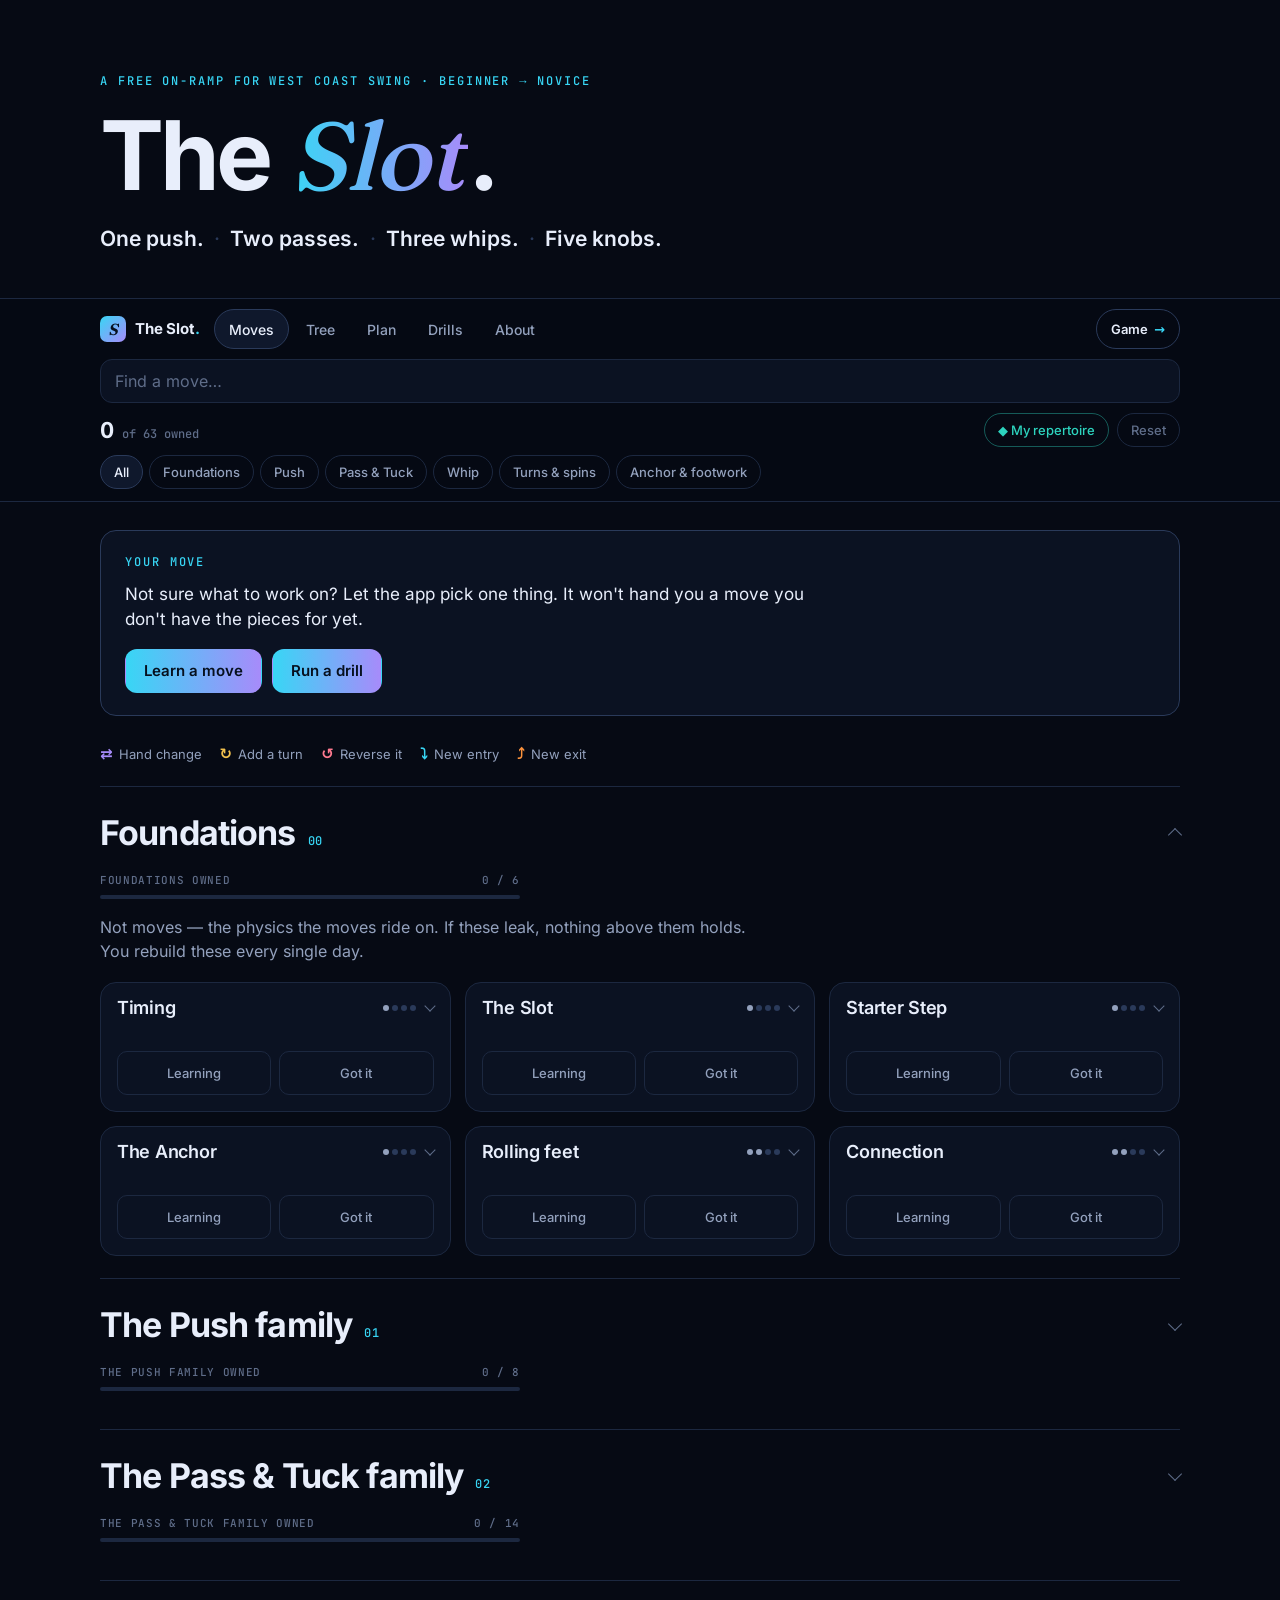
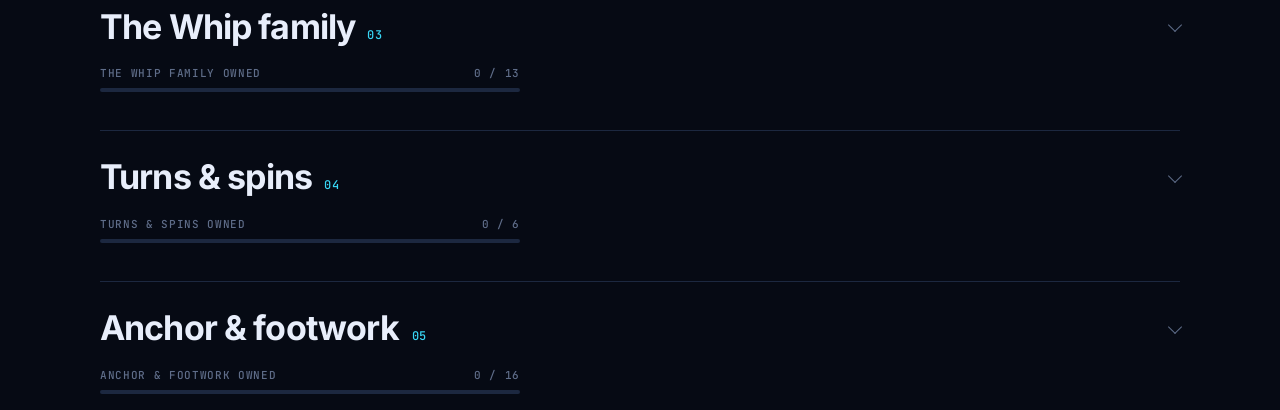
<file: index.html>
<!doctype html>
<html lang="en">
<head>
<meta charset="utf-8">
<meta name="viewport" content="width=device-width, initial-scale=1">
<title>The Slot — a free path through West Coast Swing</title>
<meta name="description" content="A free, scroll-down map of West Coast Swing from beginner to novice. Every move branches off the basics — track what you've learned, see your repertoire, and drill the beginner practice plan.">
<meta name="theme-color" content="#060a14">
<meta property="og:type" content="website">
<meta property="og:title" content="The Slot — a free path through West Coast Swing">
<meta property="og:description" content="Every West Coast Swing move branches off one of the basics. Track what you've learned, see your repertoire, and drill the practice plan — a friendly place to start learning to dance.">
<link rel="icon" href="favicon.svg" type="image/svg+xml">
<link rel="stylesheet" href="theslot.css">
<script src="theslot.js" onerror="window.__slotLoadErr=1"></script>
<script>
/* Blank-page net — fully inline, depends on neither theslot.js nor theslot.css (the
   files that may have failed). If the shared script didn't run, retry it once, then
   show a visible, recoverable message instead of a blank page. */
(function(){
  var retried=false, started=false;
  window.slotFail=function(){
    if(started) return;
    document.body.innerHTML='<div role="alert" style="position:fixed;inset:0;display:flex;'
      +'align-items:center;justify-content:center;padding:24px;background:#060a14;color:#e8eefb;'
      +'font-family:system-ui,-apple-system,Segoe UI,Roboto,sans-serif">'
      +'<div style="max-width:420px;text-align:center">'
      +'<h1 style="font-size:22px;font-weight:600;margin:0 0 12px">Something didn’t load</h1>'
      +'<p style="font-size:16px;line-height:1.5;color:#93a1bd;margin:0 0 20px">The site couldn’t '
      +'fetch part of itself. This is usually temporary.</p>'
      +'<button onclick="location.reload()" style="font:600 16px system-ui;min-height:44px;padding:12px 24px;'
      +'border-radius:12px;border:0;background:linear-gradient(90deg,#38d6f5,#a78bfa);color:#06101e;cursor:pointer">Try again</button>'
      +'<p style="font-size:13px;line-height:1.5;color:#5f6d89;margin:20px 0 0">If it keeps happening, an ad '
      +'blocker or privacy extension may be blocking a file.</p>'
      +'</div></div>';
  };
  window.slotBoot=function(startFn){
    function go(){ started=true; try{ startFn(); }catch(e){ started=false; console.warn("[theslot] startup failed",e); slotFail(); } }
    if(typeof MOVES!=="undefined"){ go(); return; }   // shared script ran — start now
    if(retried){ slotFail(); return; }
    retried=true;
    setTimeout(function(){                             // retry once with a cache-buster
      var s=document.createElement("script");
      s.src="theslot.js?retry=1";
      s.onload=function(){ (typeof MOVES!=="undefined")?go():slotFail(); };
      s.onerror=function(){ slotFail(); };
      document.head.appendChild(s);
    },2000);
  };
})();
</script>
<style>
  /* Tokens, fonts, base and the shared .kicker/.brand/.cbtn live in theslot.css. */
  html{scroll-behavior:smooth}
  .wrap{max-width:1120px;margin:0 auto;padding:0 20px}

  /* hero */
  header.hero{padding:72px 0 44px}
  h1{font-weight:700;line-height:1;font-size:clamp(46px,9vw,96px);margin:16px 0 20px;letter-spacing:-.04em}
  h1 em{font-family:var(--serif);font-weight:500;font-style:italic;letter-spacing:-.02em;padding-right:.06em;
    background:var(--grad);-webkit-background-clip:text;background-clip:text;color:transparent}
  .pillars{font-size:clamp(17px,2.2vw,21px);color:var(--tx-dim);margin:0;line-height:1.5}
  .pillars b{color:var(--tx);font-weight:600}
  .pillars span{color:var(--line2);margin:0 .2em}
  .lede{font-size:clamp(17px,1.6vw,20px);line-height:1.6;color:var(--tx-dim);max-width:64ch;margin:0}
  .lede strong{color:var(--tx);font-weight:600}

  /* sticky top bar: brand + tabs (always) + search (always) + controls (Moves only).
     One sticky element, not three stacked ones. */
  .topbar{position:sticky;top:0;z-index:40;background:rgba(6,10,20,.92);
    backdrop-filter:blur(12px);-webkit-backdrop-filter:blur(12px);
    border-top:1px solid var(--line);border-bottom:1px solid var(--line)}
  .topbar .wrap{padding-top:10px;padding-bottom:10px}
  .navrow{display:flex;align-items:center;gap:14px}
  .tabs{display:flex;gap:2px;flex:1 1 auto;min-width:0;overflow-x:auto;-webkit-overflow-scrolling:touch;scrollbar-width:none}
  .tabs::-webkit-scrollbar{display:none}
  .tab{flex:0 0 auto;font:500 14px var(--sans);background:transparent;color:var(--tx-dim);
    border:1px solid transparent;border-radius:999px;padding:0 14px;min-height:40px;cursor:pointer;
    transition:background .15s,color .15s,border-color .15s;white-space:nowrap}
  .tab:hover{color:var(--tx);background:var(--panel2)}
  .tab[aria-selected="true"]{color:var(--tx);background:var(--panel2);border-color:var(--line2)}
  .gamelink{flex:0 0 auto;display:inline-flex;align-items:center;gap:6px;padding:0 14px;min-height:40px;
    font:600 13px var(--sans);color:var(--tx);text-decoration:none;
    border:1px solid var(--line2);border-radius:999px;white-space:nowrap;transition:border-color .15s}
  .gamelink:hover{border-color:var(--dim)}
  .gamelink .arr{color:var(--cyan)}
  .searchrow{margin-top:10px}
  .search{width:100%;font-family:var(--sans);font-size:16px;color:var(--tx);
    background:var(--panel);border:1px solid var(--line);border-radius:12px;
    padding:10px 14px;min-height:44px;-webkit-appearance:none;appearance:none}
  .search::placeholder{color:var(--dim)}
  .search:focus-visible{outline:2px solid var(--cyan);outline-offset:1px;border-color:var(--line2)}
  /* controls row (Moves only). Chips scroll horizontally so the sticky header stays
     shallow on a phone instead of wrapping to three rows. */
  .controls{margin-top:10px}
  /* meter | repertoire | reset on the first line, chips scroll on the second */
  .controls .row{display:grid;grid-template-columns:1fr auto auto;gap:8px 8px;align-items:center}
  .meter{display:flex;align-items:baseline;gap:8px;grid-column:1;grid-row:1;min-width:0}
  .meter .big{font-size:22px;font-weight:700;letter-spacing:-.02em;color:var(--tx);font-variant-numeric:tabular-nums}
  .meter .sub{font-family:var(--mono);font-size:12px;color:var(--dim);min-width:0;white-space:nowrap;overflow:hidden;text-overflow:ellipsis}
  .toggle{grid-column:2;grid-row:1}
  .reset{grid-column:3;grid-row:1}
  .chips{display:flex;flex-wrap:nowrap;gap:6px;grid-column:1/-1;grid-row:2;min-width:0;
    overflow-x:auto;-webkit-overflow-scrolling:touch;scrollbar-width:none;padding-bottom:2px}
  .chips::-webkit-scrollbar{display:none}
  .chip,.toggle,.reset{font:500 13px var(--sans);white-space:nowrap;flex:0 0 auto;border-radius:999px;
    padding:0 13px;min-height:34px;cursor:pointer;background:transparent;
    transition:background .15s,color .15s,border-color .15s}
  .chip{color:var(--tx-dim);border:1px solid var(--line)}
  .chip:hover{color:var(--tx);border-color:var(--line2)}
  .chip.on{background:var(--panel2);color:var(--tx);border-color:var(--line2)}
  .toggle{color:var(--teal);border:1px solid color-mix(in srgb,var(--teal) 40%,transparent)}
  .toggle.on{background:var(--teal);border-color:var(--teal);color:#04201c;font-weight:600}
  .reset{color:var(--dim);border:1px solid var(--line)}
  .reset:hover{color:var(--tx);border-color:var(--line2)}

  .panel{padding-top:28px}
  section{padding:0 0 28px}
  h2.big{font-size:clamp(26px,3.6vw,38px);letter-spacing:-.025em;margin:8px 0 4px;font-weight:700}

  /* levers ("five knobs") */
  .levers{border-top:1px solid var(--line);padding-top:36px}
  .levers .k,.block .k,.challenge .k{font-family:var(--mono);font-size:12px;letter-spacing:.16em;
    text-transform:uppercase;color:var(--cyan);margin-bottom:10px}
  .levers h2,.block h2{font-size:clamp(26px,3.6vw,38px);line-height:1.12;letter-spacing:-.025em;
    margin:0 0 14px;font-weight:700;max-width:24ch;text-wrap:balance}
  .levers p{color:var(--tx-dim);font-size:16.5px;max-width:66ch;margin:0 0 22px}
  .lgrid{display:grid;grid-template-columns:repeat(auto-fit,minmax(180px,1fr));gap:14px}
  .lcard{background:var(--panel);border:1px solid var(--line);border-radius:16px;padding:18px}
  .lcard .g{font-size:22px;line-height:1;color:var(--c)}
  .lcard .t{font-size:16px;letter-spacing:-.01em;color:var(--tx);margin:12px 0 4px;font-weight:600}
  .lcard .d{font-size:14px;color:var(--tx-dim);line-height:1.5}
  /* compact lever legend on the Moves panel — decodes the collapsed-card glyphs.
     Scrolls sideways rather than wrapping so it stays a single quiet line. */
  .leverkey{display:flex;gap:8px 18px;margin:0 0 4px;overflow-x:auto;
    -webkit-overflow-scrolling:touch;scrollbar-width:none;font-size:13px;color:var(--tx-dim)}
  .leverkey::-webkit-scrollbar{display:none}
  .leverkey .lk{display:inline-flex;align-items:center;gap:6px;white-space:nowrap;flex:0 0 auto}
  .leverkey .g{color:var(--c);font-size:15px;font-weight:700;line-height:1}

  /* native <details> accordions: hide the default marker, use our own chevron */
  summary{list-style:none;cursor:pointer}
  summary::-webkit-details-marker{display:none}
  /* the ▾ text stays in the markup; the chevron itself is drawn so it never depends on a font glyph */
  .chev{font-size:0;width:8px;height:8px;flex:0 0 auto;border-right:1.5px solid var(--dim);border-bottom:1.5px solid var(--dim);
    transform:translateY(-2px) rotate(45deg);transition:transform .18s}
  details[open]>summary .chev{transform:translateY(2px) rotate(-135deg)}

  /* family accordion (move grid) */
  .fam{margin-top:22px}
  .fam-sum{padding-top:20px;border-top:1px solid var(--line)}
  .fam-head{display:flex;align-items:baseline;gap:12px;margin:0 0 12px}
  .fam-head h2{font-size:clamp(24px,3.4vw,34px);letter-spacing:-.025em;margin:0;font-weight:700}
  .fam-head .n{font-family:var(--mono);font-size:12px;color:var(--cyan);letter-spacing:.06em}
  .fam-head .chev{margin-left:auto;align-self:center;width:10px;height:10px}
  .fam-desc{color:var(--tx-dim);max-width:66ch;margin:4px 0 18px}
  .fambar{margin:0 0 16px;max-width:420px}
  .fambar .lab{display:flex;justify-content:space-between;font-family:var(--mono);
    font-size:11px;letter-spacing:.06em;color:var(--dim);margin-bottom:6px;text-transform:uppercase}
  .fambar .track{height:4px;background:var(--line);border-radius:2px;overflow:hidden}
  .fambar .fill{height:100%;background:var(--teal);width:0;transition:width .4s}

  /* move cards */
  .moves{display:grid;grid-template-columns:repeat(auto-fill,minmax(300px,1fr));gap:14px}
  .move .card{background:var(--panel);border:1px solid var(--line);border-radius:16px;padding:14px 16px 16px;
    transition:border-color .18s,background .18s;height:100%;display:flex;flex-direction:column;gap:10px}
  .move .card:hover{border-color:var(--line2)}
  .move[data-status="learning"] .card{border-color:color-mix(in srgb,var(--learning) 45%,var(--line))}
  .move[data-status="got"] .card{border-color:color-mix(in srgb,var(--got) 50%,var(--line));
    background:color-mix(in srgb,var(--got) 6%,var(--panel))}
  /* the whole name row is the expand toggle — a real button, reset to look like a header */
  .cardhead{width:100%;background:transparent;border:0;padding:0;margin:0;color:inherit;
    font:inherit;text-align:left;cursor:pointer;min-height:44px;
    display:flex;justify-content:space-between;align-items:flex-start;gap:10px}
  .cardhead:focus-visible{outline-offset:3px;border-radius:8px}
  .hd-title{display:flex;flex-direction:column;min-width:0}
  .hd-side{display:flex;align-items:center;gap:10px;flex-shrink:0;padding-top:7px}
  .name{font-size:18px;font-weight:600;line-height:1.2;letter-spacing:-.015em}
  .aka{font-size:13px;color:var(--dim);margin-top:3px}
  .pips{display:flex;gap:3px;flex-shrink:0}
  .pip{width:6px;height:6px;border-radius:50%;background:var(--line2)}
  .pip.on{background:var(--tx-dim)}
  .lglyph{font-size:15px;line-height:1;color:var(--c);font-weight:700}
  .cardhead[aria-expanded="true"] .chev{transform:translateY(2px) rotate(-135deg)}
  .detail{display:flex;flex-direction:column;gap:10px;padding-top:2px}
  .meta{display:flex;flex-wrap:wrap;gap:6px 8px;align-items:center}
  .count,.drill .lvl,.drill .mins{font-family:var(--mono);font-size:11px;color:var(--tx-dim);
    background:var(--panel2);border:1px solid var(--line);padding:2px 7px;border-radius:6px}
  .lever{font-family:var(--mono);font-size:11px;padding:2px 9px;border-radius:999px;color:var(--c);
    background:color-mix(in srgb,var(--c) 12%,transparent);
    border:1px solid color-mix(in srgb,var(--c) 38%,transparent);display:inline-flex;gap:5px;align-items:center}
  .builds{font-family:var(--mono);font-size:11px;color:var(--dim)}
  .builds b{color:var(--tx-dim);font-weight:500}
  .blurb{font-size:14.5px;color:var(--tx-dim);line-height:1.55}
  .status{display:flex;gap:8px}
  .status button{font:500 13px var(--sans);border:1px solid var(--line);background:transparent;color:var(--tx-dim);
    padding:5px 11px;border-radius:10px;cursor:pointer;min-height:44px;flex:1;
    transition:background .15s,color .15s,border-color .15s}
  .status button:hover{color:var(--tx);border-color:var(--line2)}
  .status .lrn.on{background:color-mix(in srgb,var(--learning) 14%,transparent);
    border-color:color-mix(in srgb,var(--learning) 55%,transparent);color:var(--learning);font-weight:600}
  .status .got.on{background:color-mix(in srgb,var(--got) 14%,transparent);
    border-color:color-mix(in srgb,var(--got) 55%,transparent);color:var(--got);font-weight:600}
  .watch{align-self:flex-start;font:600 13px var(--sans);color:var(--tx);text-decoration:none;
    border:1px solid var(--line2);border-radius:10px;padding:8px 13px;min-height:38px;
    display:inline-flex;align-items:center;transition:border-color .15s;white-space:nowrap}
  .watch:hover{border-color:var(--dim)}

  .empty{color:var(--tx-dim);padding:8px 0 20px;max-width:64ch}
  .searchcount{font-family:var(--mono);font-size:12px;color:var(--dim);margin:0 0 14px}

  /* prose sections — no box; a hairline and a kicker carry the structure */
  .block{border-top:1px solid var(--line);padding-top:36px;margin-top:8px}
  .panel>section:first-child .block{border-top:0;padding-top:8px;margin-top:0}
  .block p{color:var(--tx-dim);font-size:16.5px;max-width:66ch;margin:0 0 14px}
  .block p:last-child{margin-bottom:0}
  .block strong{color:var(--tx);font-weight:600}
  .tips{display:grid;grid-template-columns:repeat(auto-fit,minmax(260px,1fr));gap:14px;margin-top:22px}
  .tip{background:var(--panel);border:1px solid var(--line);border-radius:16px;padding:18px}
  .tip h3{font-size:17px;letter-spacing:-.01em;margin:0 0 6px;font-weight:600;color:var(--tx)}
  .tip p{font-size:14.5px;line-height:1.55;color:var(--tx-dim);margin:0;max-width:none}
  .treekey{display:flex;flex-wrap:wrap;gap:8px 18px;margin:18px 0 0;font-size:13px;color:var(--tx-dim)}
  .treekey .d{display:inline-block;width:9px;height:9px;border-radius:3px;margin-right:7px;vertical-align:middle}
  .treekey .kl{font-family:var(--mono);font-size:11px;color:var(--dim);text-transform:uppercase;letter-spacing:.12em;flex-basis:100%}
  .treewrap{overflow-x:auto;-webkit-overflow-scrolling:touch;margin-top:22px;
    background:var(--panel);border:1px solid var(--line);border-radius:16px;padding:8px}
  .tree{display:block;width:100%;min-width:640px;height:auto}
  /* The dynamic tree sizes its own viewBox to the container, so it never needs
     the horizontal scroll the hand-made SVG depends on. */
  .tree-dyn{min-width:0}
  #tree2 g[data-fid]{cursor:pointer}
  /* Chrome does not match :focus on an SVG <g>, and outline does not paint on
     SVG reliably — so focus is flagged by an attribute and drawn as a stroke. */
  #tree2 g[data-focus] .rbox,#tree2 g[data-fid]:focus .rbox{stroke:var(--cyan);stroke-width:2}
  .block h3.sub-h{font-size:22px;letter-spacing:-.02em;margin:40px 0 8px;font-weight:700;color:var(--tx)}
  .routine-steps{margin:18px 0 8px;border-top:1px solid var(--line)}
  .rstep{display:flex;gap:20px;padding:16px 0;border-bottom:1px solid var(--line);align-items:baseline}
  .rstep .t{font-family:var(--mono);font-size:12px;color:var(--cyan);white-space:nowrap;min-width:84px}
  .rstep .c h4{font-size:17px;letter-spacing:-.01em;margin:0 0 4px;font-weight:600;color:var(--tx)}
  .rstep .c p{margin:0;color:var(--tx-dim);font-size:14.5px;max-width:64ch}
  .weeklist{display:grid;grid-template-columns:repeat(auto-fit,minmax(min(100%,440px),1fr));gap:14px;margin-top:18px}
  .wk{background:var(--panel);border:1px solid var(--line);border-radius:16px;padding:20px 22px}
  .wk .wnum{font-family:var(--mono);font-size:12px;letter-spacing:.12em;text-transform:uppercase;color:var(--cyan)}
  .wk h3{font-size:21px;letter-spacing:-.02em;margin:8px 0 6px;font-weight:700;color:var(--tx)}
  .wk .idea{font-family:var(--serif);font-style:italic;color:var(--tx);font-size:18px;line-height:1.4;margin:0 0 10px;max-width:none}
  .wk p{color:var(--tx-dim);font-size:14.5px;margin:0;max-width:none}
  .wk .role{display:block;margin-top:12px;padding-top:12px;border-top:1px dashed var(--line);
    font-size:13.5px;color:var(--tx-dim);line-height:1.6}
  .wk .role b{color:var(--tx);font-weight:600}

  /* drill bank — each foundation is a collapsed accordion */
  #drills{margin-top:22px;border-bottom:1px solid var(--line)}
  .fnd-group{border-top:1px solid var(--line)}
  .fnd-sum{display:flex;align-items:baseline;gap:12px;min-height:56px;padding:12px 0}
  .fnd-head{font-size:19px;letter-spacing:-.015em;font-weight:600;color:var(--tx)}
  .fnd-count{font-family:var(--mono);font-size:12px;color:var(--dim)}
  .fnd-sum .chev{margin-left:auto;align-self:center;width:10px;height:10px}
  .fnd-note{color:var(--tx-dim);font-size:14.5px;max-width:66ch;margin:0 0 16px}
  .fnd-group .drills{margin:4px 0 22px}
  .drills{display:grid;grid-template-columns:repeat(auto-fill,minmax(300px,1fr));gap:14px}
  .drill{background:var(--panel);border:1px solid var(--line);border-radius:16px;padding:16px 18px 18px;
    height:100%;display:flex;flex-direction:column;gap:10px}
  .drill .name{font-size:18px;font-weight:600;line-height:1.2;letter-spacing:-.015em}
  .drill .lvl{color:var(--teal);border-color:color-mix(in srgb,var(--teal) 35%,transparent);background:transparent}
  .drill .develops{font-family:var(--mono);font-size:11px;color:var(--dim)}
  .drill .blurb{margin:0;flex:1}
  .drill .cue{font-family:var(--serif);font-style:italic;font-size:16px;color:var(--tx);line-height:1.45;
    margin:0;padding-top:10px;border-top:1px dashed var(--line)}

  /* challenge card */
  .challenge{background:var(--panel);border:1px solid var(--line2);border-radius:16px;padding:22px 24px}
  .challenge .activity{font-family:var(--mono);font-size:12px;color:var(--dim);margin:0 0 10px}
  .challenge .lead{font-size:17px;color:var(--tx);margin:0 0 6px;max-width:64ch;line-height:1.5}
  .challenge .lead b{font-weight:700}
  .challenge .meta{display:block;font-family:var(--mono);font-size:12px;color:var(--tx-dim);margin:0 0 12px}
  .challenge .meta b{color:var(--tx);font-weight:500}
  .challenge .double{color:var(--teal);font-size:14.5px;line-height:1.5;margin:10px 0 0;max-width:64ch}
  .challenge .act{display:flex;flex-wrap:wrap;gap:10px;margin-top:16px}

  footer{border-top:1px solid var(--line);margin-top:12px;padding:26px 0 80px;color:var(--dim);font-size:13.5px;line-height:1.65}
  footer p{max-width:78ch;margin:0}
  footer strong{color:var(--tx-dim);font-weight:600}
  footer a{color:var(--tx-dim)}
  footer a:hover{color:var(--tx)}

  @media (max-width:640px){
    header.hero{padding:44px 0 32px}
    .brand .word{display:none}
    .navrow{gap:8px}
    .tab{padding:0 11px}
    .gamelink{padding:0 11px}
    .rstep{flex-direction:column;gap:4px}
  }
</style>
</head>
<body>

<header class="hero">
  <div class="wrap">
    <div class="kicker">A free on-ramp for West Coast Swing · beginner → novice</div>
    <h1>The <em>Slot</em>.</h1>
    <div class="pillars"><b>One push.</b> <span>·</span> <b>Two passes.</b> <span>·</span> <b>Three whips.</b> <span>·</span> <b>Five knobs.</b></div>
  </div>
</header>


<div class="topbar">
  <div class="wrap">
    <div class="navrow">
    <a class="brand" href="./" aria-label="The Slot — home"><span class="mark" aria-hidden="true">S</span><span class="word">The Slot<span class="dot">.</span></span></a>
    <div class="tabs" role="tablist" aria-label="Site sections">
      <button class="tab" id="t-moves"  role="tab" aria-selected="true"  aria-controls="p-moves"  tabindex="0"  data-panel="moves">Moves</button>
      <button class="tab" id="t-tree"   role="tab" aria-selected="false" aria-controls="p-tree"   tabindex="-1" data-panel="tree">Tree</button>
      <button class="tab" id="t-plan"   role="tab" aria-selected="false" aria-controls="p-plan"   tabindex="-1" data-panel="plan">Plan</button>
      <button class="tab" id="t-drills" role="tab" aria-selected="false" aria-controls="p-drills" tabindex="-1" data-panel="drills">Drills</button>
      <button class="tab" id="t-about"  role="tab" aria-selected="false" aria-controls="p-about"  tabindex="-1" data-panel="about">About</button>
    </div>
    <a class="gamelink" href="game.html" title="The game edition — spin, draw, drill">Game <span class="arr" aria-hidden="true">→</span></a>
    </div>
    <div class="searchrow">
      <input type="search" id="q" class="search" placeholder="Find a move…" aria-label="Find a move" autocomplete="off" autocapitalize="off" spellcheck="false">
    </div>
    <div class="controls" id="mv-controls">
      <div class="row">
        <div class="meter"><span class="big" id="m-got">0</span><span class="sub" id="m-sub">of 0 owned</span></div>
        <div class="chips" id="chips"></div>
        <button class="toggle" id="rep" title="Show only the moves you've marked as owned">◆ My repertoire</button>
        <button class="reset" id="reset">Reset</button>
      </div>
    </div>
  </div>
</div>

<div class="wrap">

  <div class="panel" id="p-moves" role="tabpanel" aria-labelledby="t-moves" tabindex="0">

    <section><div class="challenge" id="challenge" aria-live="polite"></div></section>

  <div class="leverkey" aria-label="What the lever glyphs mean">
    <span class="lk" style="--c:var(--lv-hand)"><span class="g">⇄</span>Hand change</span>
    <span class="lk" style="--c:var(--lv-turn)"><span class="g">↻</span>Add a turn</span>
    <span class="lk" style="--c:var(--lv-rev)"><span class="g">↺</span>Reverse it</span>
    <span class="lk" style="--c:var(--lv-entry)"><span class="g">⤵</span>New entry</span>
    <span class="lk" style="--c:var(--lv-exit)"><span class="g">⤴</span>New exit</span>
  </div>
    <div id="tree"></div>
  </div>

  <div class="panel" id="p-tree" role="tabpanel" aria-labelledby="t-tree" tabindex="0" hidden>
  <section>
    <div class="block">
      <div class="k">The whole map · one glance</div>
      <h2>The family tree</h2>
      <p>Here's the thing the phone-book move lists never show you: it's <strong>one tree</strong>. Every branch traces back to a basic on the left, and the further right you travel, the harder it gets. Each node's colored edge and glyph is the <em>lever</em> you turn to reach it — so you can literally see a cinnamon roll growing off the tuck turn, or a fistful of exits hanging off the basket whip.</p>
      <p>Then there's the top of the tree, which works differently. The six Foundations — timing, the slot, the starter step, the anchor, rolling feet, connection — aren't moves you finish. Nobody wakes up one morning done with timing. So instead of a Got-it button they get a <strong>ladder</strong>: a handful of rungs describing what "better" actually looks like, from your first honest attempt to the thing you'll still be sharpening in five years. Tap a rung when you've reached it. Moves fill in the same way — mark one Got it and you'll see it light up here, so the tree doubles as a picture of how far you've come. Nothing here decides that for you — you're the only one in the room who knows.</p>
      <p>One rung on the Anchor ladder points ⤴ at the footwork family further down. That's not a mistake. An anchor is a <em>connection</em>, not a foot position — so once you own the settle-back, any footwork that keeps it can be your anchor. The whole footwork family is anchor practice wearing different shoes.</p>
      <div class="treekey"><span class="kl">how a move branches</span>
        <span><span class="d" style="background:#6b7a9c"></span>basic / root</span>
        <span><span class="d" style="background:#f2c14e"></span>↻ add a turn</span>
        <span><span class="d" style="background:#ff7a90"></span>↺ reverse it</span>
        <span><span class="d" style="background:#a78bfa"></span>⇄ hand change</span>
        <span><span class="d" style="background:#38d6f5"></span>⤵ new entry</span>
        <span><span class="d" style="background:#fb923c"></span>⤴ new exit</span>
      </div>
      <div class="treekey"><span class="kl">what you've marked</span>
        <span><span class="d" style="background:#0c2a2e;border:1px solid #2dd4bf"></span>move you own</span>
        <span><span class="d" style="background:#0f182c;border:1px solid #fbbf24"></span>still learning</span>
        <span><span class="d" style="background:#2dd4bf"></span>rung reached</span>
        <span><span class="d" style="background:#2a3a5a"></span>not yet</span>
        <span><span class="d" style="background:#6b7a9c"></span>bonus rung</span>
      </div>
      <div class="treewrap"><div id="tree2"></div></div>
    </div>
  </section>
  </div>

  <div class="panel" id="p-plan" role="tabpanel" aria-labelledby="t-plan" tabindex="0" hidden>
  <section>
    <div class="block">
      <div class="k">Practice · how to actually get better</div>
      <h2>Drill, then scrimmage. Rinse. Repeat.</h2>
      <div class="tips">
        <div class="tip"><h3>Practice ≠ social dancing</h3><p>Socials are the game. Practice is where you drill one thing badly until it's good. Do both — don't confuse them. A move only becomes yours after reps, not after seeing it once.</p></div>
        <div class="tip"><h3>No partner? Shadow it.</h3><p>You can drill footwork, rolling feet, anchors, and lead shapes completely solo. Most of what breaks down in these isn't the partner — it's your own base.</p></div>
        <div class="tip"><h3>Go painfully slow</h3><p>If you can't do a move slowly, you're hiding something in the speed. Slow songs build the control fast songs let you fake.</p></div>
        <div class="tip"><h3>Partnering is the real skill</h3><p>The most-skipped thing isn't patterns — it's cleanly leading and following an unfamiliar body. A Jack &amp; Jill hands you strangers, so practice with them.</p></div>
        <div class="tip"><h3>You don't need advanced moves</h3><p>Clean basics beat messy tricks at every level a beginner competes in. Get good enough at the simple stuff to look calm — that's the whole game early on.</p></div>
        <div class="tip"><h3>Count the music everywhere</h3><p>In the car, at your desk, in line. Finding the "1" instantly is free, and it's the difference between dancing to a song and dancing near one.</p></div>
      </div>
    </div>
  </section>

  <section>
    <div class="block">
      <div class="k">Level up fast &middot; the practice plan</div>
      <h2>Thirty minutes a day beats three hours on Saturday</h2>
      <p>The tree shows you <em>what</em> to learn. This shows you <em>how</em> to drill it. It's a thirty-minute routine you run every day &mdash; the same shape each time &mdash; and the focus shifts a little each week. Do this and you'll get good faster than people who only dance at socials, because a social is the game, and this is practice. They're not the same thing, and you need both.</p>
      <p>One rule matters more than the rest: <strong>protect the first twelve minutes.</strong> Miss a day? Don't cram double tomorrow &mdash; just pick the routine back up. Showing up small and often is the entire trick. Nobody gets good in a weekend binge; they get good in a hundred quiet half-hours.</p>

      <h3 class="sub-h">The daily thirty</h3>
      <p>Think of it in two layers. The first twelve minutes never change &mdash; that's the perishable stuff (timing, feet, the anchor) that quietly rusts the moment you skip it. The middle block rotates to this week's focus, with a couple minutes of review mixed in so old skills don't fade. Set a timer and just move through it.</p>
      <div class="routine-steps">
        <div class="rstep"><span class="t">0&ndash;6 min</span><div class="c"><h4>Timing &amp; feet</h4><p>Put on a metronome or a song and dance your basics with exactly one job: land each step on the beat, rolling smoothly through your feet instead of stamping. This is your warm-up and your single most important skill, every single day.</p></div></div>
        <div class="rstep"><span class="t">6&ndash;12 min</span><div class="c"><h4>Anchor lab</h4><p>Drill the settle at the end of a pattern &mdash; the stretchy "boing" where you lean your weight back and let it spring you home. Hold a doorframe or kitchen counter as a pretend partner. Never skip this one; it's the heartbeat of the whole dance.</p></div></div>
        <div class="rstep"><span class="t">12&ndash;24 min</span><div class="c"><h4>This week's focus</h4><p>Spend most of this block on the week's new idea (below), plus a few minutes revisiting last week's so it stays sharp. This is where new things actually get built into your body.</p></div></div>
        <div class="rstep"><span class="t">24&ndash;28 min</span><div class="c"><h4>Put it to music</h4><p>Dance your basics to a real song &mdash; slow some days, fast others. Practice dropping into any song and finding the "1" instantly. Music is the point; don't leave it for last forever.</p></div></div>
        <div class="rstep"><span class="t">28&ndash;30 min</span><div class="c"><h4>Note one fix</h4><p>Jot down one thing that felt off and one thing to try tomorrow. Thirty seconds. This tiny habit is what quietly turns "practice" into "progress."</p></div></div>
      </div>

      <h3 class="sub-h">The weekly focus &mdash; seven weeks to a real foundation</h3>
      <p>Each week, the middle block of your daily thirty points at one new idea. Run them in order, because they stack &mdash; timing holds up the feet, the feet hold up the anchor, and so on. After week seven, keep the daily routine running and start pulling harder moves from the tree above. The routine never really ends; only the focus changes.</p>
      <div class="weeklist">
        <div class="wk"><div class="wnum">Week 1</div><h3>Timing</h3><p class="idea">Land your feet exactly when the music says "now."</p><p>Picture a ball bouncing on the floor. Every time it hits, that's a beat &mdash; and your job is to land your steps at that exact moment, not a hair early, not a hair late. It's the same feeling as clapping along to a song without thinking about it; you're just moving that feeling down into your feet. Nail this and everything else looks clean. Miss it and even great moves look sloppy, like a singer who knows all the words but keeps coming in late.</p></div>
        <div class="wk"><div class="wnum">Week 2</div><h3>Rolling feet &amp; small steps</h3><p class="idea">Walk like a cat, not like a soldier.</p><p>Watch how a cat moves &mdash; smooth, quiet, its weight rolling through each paw. Now picture a soldier marching: stiff, stompy, feet slapping down flat. West Coast Swing should look like the cat. Your foot lands and rolls across itself like a wheel instead of stamping down all at once. The other half is taking <em>small</em> steps &mdash; big ones run you out of room and wreck your anchor before you even get there. Small and smooth is the whole polished look people chase.</p></div>
        <div class="wk"><div class="wnum">Week 3</div><h3>The anchor</h3><p class="idea">Settle back at the end of every move, like a stretched rubber band.</p><p>At the end of each pattern you don't just stop &mdash; you settle <em>back</em>, stretching gently away from your partner, and you hold it for a beat before the next thing starts. Think of a swing set: you pull back, pause at the top, and that stored-up energy is what sends you forward again. Leaving the anchor early &mdash; creeping forward before you should &mdash; is the number-one thing that screams "beginner." <span class="role"><b>Followers:</b> settle back, never forward &mdash; if you fix one thing ever, fix this. &nbsp; <b>Leaders:</b> invite the settle, then give it time to spring back on its own.</span></p></div>
        <div class="wk"><div class="wnum">Week 4</div><h3>Posture, frame &amp; quiet arms</h3><p class="idea">Move from your body; let your arms be quiet wires.</p><p>Imagine a floppy puppet that flails around from its arms &mdash; that's the beginner look. A good dancer moves like one solid piece, driven by the big engine in the belly and back, and the arms are just the wires that carry the message between two people. "Quiet arms" means your arms hold a steady shape while your body does the real work. Yanking and pushing with your arms feels rough and kills your timing; moving from your center feels smooth and, weirdly, stronger.</p></div>
        <div class="wk"><div class="wnum">Week 5</div><h3>The slot &amp; leading clearly</h3><p class="idea">Dance in an invisible bowling lane, and be so clear a stranger can follow you.</p><p>The dance lives in a "slot" &mdash; picture a bowling lane painted on the floor. The follower travels up and down that lane; the leader mostly stays off to the side and sends her along it. Clarity means leading (or following) so cleanly that a total stranger gets it on the first try &mdash; which matters, because a social hands you strangers all night long. A clear, roomy lead that makes your partner look good beats a fancy, cramped one every time.</p></div>
        <div class="wk"><div class="wnum">Week 6</div><h3>Adaptability &amp; presence</h3><p class="idea">Match whoever you're dancing with, and look like you're enjoying it.</p><p>Think about playing catch. With a little kid you toss the ball gently; with a grown-up you throw it harder &mdash; you automatically match the person in front of you. Dancing's the same: you adjust to the partner you drew instead of forcing your way through. "Presence" just means looking alive &mdash; eye contact, a real smile, like you two are having a nice conversation instead of doing chores. This is the week to start dancing with people who aren't your usual partner, because that's the real skill.</p></div>
        <div class="wk"><div class="wnum">Week 7</div><h3>Musicality</h3><p class="idea">Dance <em>with</em> the song, not just while it happens to be playing.</p><p>There's a difference between doing steps that happen to have music behind them and actually dancing <em>to</em> the song &mdash; getting quiet when it's quiet, giving a little punch when it hits. Two pieces make it work. "Finding the 1" is hearing instantly where the count starts, like spotting exactly where a jump rope is at the bottom of its swing so you can hop in without tripping. And feeling the "phrase" is noticing that songs come in chunks of eight beats, and starting fresh moves at the top of one. Keep it simple, though &mdash; one calm pause on an obvious big moment in the music does more for you right now than a pile of tricks.</p></div>
      </div>

      <p style="margin-top:22px">That's the foundation the whole tree stands on. Seven weeks, thirty minutes a day, and you'll move better than folks who've been "going out dancing" for years &mdash; because you actually practiced, and practice quietly beats talent that never drills.</p>
    </div>
  </section>
  </div>

  <div class="panel" id="p-drills" role="tabpanel" aria-labelledby="t-drills" tabindex="0" hidden>
  <section id="drill-section">
    <div class="block">
      <div class="k">The drill bank &middot; partner not required</div>
      <h2>Things you can drill alone, today</h2>
      <p>The tree tells you what to learn. These tell you what to <em>drill</em> — and drilling is the part that moves a move from "I've seen it" to "I own it." Every one of these works in a kitchen, alone, with no partner and no floor. Each foundation climbs from level one; the footwork is a spread, not a ladder, so start wherever you like.</p>
      <div id="drills"></div>
    </div>
  </section>
  </div>

  <div class="panel" id="p-about" role="tabpanel" aria-labelledby="t-about" tabindex="0" hidden>
  <section>
    <p class="lede">Want to learn West Coast Swing, have fun with it, and maybe compete down the road? Start here. Almost every move you'll ever dance is a variation of a few basics — so this is the whole family tree, laid out from easiest to hardest. <strong>Mark what you've got, see what's next, and keep a living map of your own repertoire so you never lose a move you learned.</strong></p>
  </section>
  <section>
    <div class="levers">
      <div class="k">The idea that unlocks everything</div>
      <h2>You don't learn hundreds of moves. You turn five knobs.</h2>
      <p>Here's the part that makes the whole thing click: the dance isn't a giant pile of memorized patterns. It's a handful of basics, each of which you can <em>vary</em> five ways. Learn to see the knob being turned and a "new" move stops being new — it's just a push with a hand change, or a whip run backwards. This is also your memory trick: any move you own times these five levers is a move you can find again.</p>
      <div class="lgrid">
        <div class="lcard" style="--c:var(--lv-hand)"><div class="g">⇄</div><div class="t">Hand change</div><div class="d">Swap which hands connect mid-pattern — same footwork, brand-new exits open up.</div></div>
        <div class="lcard" style="--c:var(--lv-turn)"><div class="g">↻</div><div class="t">Add a turn</div><div class="d">Layer a rotation onto the travel — an inside turn, a free spin, a double.</div></div>
        <div class="lcard" style="--c:var(--lv-rev)"><div class="g">↺</div><div class="t">Reverse it</div><div class="d">Run the same shape the other direction. A tuck becomes a cinnamon roll.</div></div>
        <div class="lcard" style="--c:var(--lv-entry)"><div class="g">⤵</div><div class="t">New entry</div><div class="d">Change how you get in — from closed position, from two hands, from a wrap.</div></div>
        <div class="lcard" style="--c:var(--lv-exit)"><div class="g">⤴</div><div class="t">New exit</div><div class="d">Change how you come out — a different release hand, a roll, a turn on the way through.</div></div>
      </div>
    </div>
  </section>
  <section>
    <div class="block honest">
      <div class="k">Where this leads next</div>
      <h2>The dance keeps evolving</h2>
      <p>West Coast Swing keeps evolving — that's part of the fun. Over the last decade-plus it's drifted from a mostly-in-the-feet dance toward flow: <strong>more body shaping, off-axis turns, waves and ripples, and slower, more contemporary music</strong>, a lot of it borrowed from Brazilian Zouk and contemporary partner dance. There are now whole festivals running WCS and Zouk under one roof.</p>
      <p>Two things are true at once, and this map bets on both. First: <strong>the higher levels ask for more than clean basics</strong> — the flowy, musical, deeply connected dancing you see up top is real, and it's worth learning from people who dance it well. Second: <strong>that flow layer is built on top of these basics, not instead of them</strong> — nobody does a gorgeous off-axis whip without owning a clean whip first. So this tree is where everyone starts, and it's the foundation the rest stands on. From here, classes, workshops, and a few good lessons are how you climb.</p>
    </div>
  </section>

  <section>
    <div class="block">
      <div class="k">Where a teacher comes in</div>
      <h2>This is the start — not a reason to skip lessons</h2>
      <p>Let's be clear, because the internet loves to turn this into a fight: <strong>a good teacher is worth it.</strong> Group classes — especially the beginner class before a social — are some of the best-value time you can spend, and a handful of private lessons early on will clean up your technique faster than months of guessing, before habits harden into things you'll have to un-learn. If you fall for this dance, take lessons. Really.</p>
      <p>What this page is for is the <strong>foundation</strong>: the vocabulary, the practice habits, and a map so you always know where you are and what's next. Walk into your first class already knowing the shape of the thing, and every dollar you spend on instruction goes further.</p>
      <p>And if you catch the competition bug — on paper, Novice is judged on <strong>timing, technique, and teamwork</strong>, all of which start right here. In practice, most of the community will tell you a coach who knows what the judges reward makes a real difference, and they're not wrong. So the point of this page was never "don't pay anyone." It's simpler: <strong>start here, have fun, and let lessons be a choice you make on purpose</strong> — not a giant package you feel pressured into before you even know you love it.</p>
    </div>
  </section>

  <footer>
    <p>A starting map, not the whole forest — West Coast Swing has hundreds of variations and the naming is genuinely inconsistent from studio to studio (your "cinnamon roll" is someone else's "reverse tuck"). This is a curated spine you can grow, ordered easiest→hardest, with every move tagged by the basic it descends from and the knob you turn to get there. <strong>Your progress saves to this page on your device</strong> — both the moves you mark and the foundation rungs you've reached. Nothing leaves your browser and there's no account to make. Families and difficulty follow the shared push / pass / whip vocabulary that virtually every WCS figure comes from. Flip on <em>My repertoire</em> to see just the moves you own — a leader's cheat-sheet for the ones you forget mid-dance.</p>
    <p style="margin-top:14px">Feeling lucky? There's a <a href="game.html">game edition</a> — spin a wheel, draw a move or a drill, and let luck pick what you practise next.</p>
  </footer>
  </div>

</div>

<script>

let famFilter="all";
let repOnly=false;
// Which move cards are expanded. Cleared/reapplied across render() rebuilds so a
// re-render (status toggle, chip filter) doesn't collapse everything the user opened.
const openCards=new Set();
// Which family accordions are open. Foundation leads open; the rest start collapsed.
// Survives render() the same way openCards does.
const openFams=new Set(["foundation"]);
// Live search. Non-empty searchQ puts render() into a flat, ungrouped results mode
// on the Moves panel; searchReturnPanel is where we send the user when they clear it.
let searchQ="";
let searchReturnPanel=null;

// ---- challenge card (F2) ----------------------------------------------------
// Four states: idle / offered / accepted / done. Only "accepted" persists, via
// gameState.open, so a closed tab reopens onto the same challenge. The offer and
// the done confirmation are transient UI.
let challengeOffer=null;   // {type:"move"|"drill", move?, drill?, outran?}
let challengeDone=null;    // HTML fragment for the confirmation panel
let challengeOwnId=null;   // move id awaiting the "Own it yet?" self-report

function fmtMinutes(m){
  if(m<60) return m+"m";
  const h=Math.floor(m/60), r=m%60;
  return r?`${h}h ${r}m`:`${h}h`;
}
// Distinct activity days in the last rolling 7 days — a count, never a streak.
function daysThisWeek(){
  const d=new Date(), p=n=>String(n).padStart(2,"0");
  const cut=new Date(d.getFullYear(),d.getMonth(),d.getDate()-6);
  const key=x=>`${x.getFullYear()}-${p(x.getMonth()+1)}-${p(x.getDate())}`;
  const c=key(cut);
  return gameState.dates.filter(s=>s>=c).length;   // ISO strings compare correctly
}
function activityLine(){
  const t=gameState.totals;
  if(!(t.drills||t.moves||gameState.dates.length)) return "";
  const days=daysThisWeek();
  const parts=[`${days} ${days===1?"day":"days"} this week`, `${t.drills} ${t.drills===1?"drill":"drills"}`];
  if(t.minutes) parts.push(fmtMinutes(t.minutes));
  return `<div class="activity">${parts.join(" · ")}</div>`;
}

function moveBody(m,outran){
  if(!m) return `<p class="lead">You've marked every ownable move on the tree. That's the whole map — go social dancing.</p>`;
  const fam=(FAMS.find(f=>f.id===m.fam)||{}).name||m.fam;
  const builds=m.builds?` &middot; builds on <b>${esc(m.builds)}</b>`:"";
  const note=outran?`<p class="meta">This one's above your marked level — you've outrun the tree. Give it a shot anyway.</p>`:"";
  return `<p class="lead"><b>${esc(m.name)}</b></p><p class="meta">${esc(fam)}${builds}</p>${note}`;
}
function drillBody(d){
  if(!d) return `<p class="lead">No drill to show right now.</p>`;
  return `<p class="lead"><b>${esc(d.name)}</b></p><p class="meta">${d.mins} min &middot; develops ${esc(d.develops)}</p>`;
}

function renderChallenge(){
  const el=document.getElementById("challenge");
  if(!el) return;
  const act=activityLine();
  let html;
  if(challengeDone){
    const tail = challengeOwnId
      ? `<p class="meta">Own it yet?</p><div class="act"><button class="cbtn" data-c="gotit">Yes, got it</button><button class="cbtn ghost" data-c="notyet">Not yet</button></div>`
      : `<div class="act"><button class="cbtn" data-c="reset">What's next</button></div>`;
    html=`<div class="k">Nice</div>${act}${challengeDone}${tail}`;
  }else if(gameState.open.map){
    const o=gameState.open.map;
    const body=o.type==="move"?moveBody(moveById(o.id)):drillBody(drillById(o.id));
    html=`<div class="k">Your challenge</div>${act}${body}
      <div class="act"><button class="cbtn" data-c="done">Mark it done</button>
        <button class="cbtn ghost" data-c="abandon">Not now</button></div>`;
  }else if(challengeOffer){
    const co=challengeOffer;
    const body=co.type==="move"?moveBody(co.move,co.outran):drillBody(co.drill);
    html=`<div class="k">Try this</div>${act}${body}
      <div class="act"><button class="cbtn" data-c="accept">I'll do it</button>
        <button class="cbtn ghost" data-c="reroll">Something else</button></div>`;
  }else{
    html=`<div class="k">Your move</div>${act}
      <p class="lead">Not sure what to work on? Let the app pick one thing. It won't hand you a move you don't have the pieces for yet.</p>
      <div class="act"><button class="cbtn" data-c="move">Learn a move</button>
        <button class="cbtn" data-c="drill">Run a drill</button></div>`;
  }
  el.innerHTML=html;
  el.querySelectorAll("[data-c]").forEach(b=>b.addEventListener("click",()=>challengeAction(b.dataset.c)));
}
function moveById(id){ return MOVES.find(m=>m.id===id); }
function drillById(id){ return DRILLS.find(d=>d.id===id); }

function offerCategory(type){
  const picked=type==="move"?pickMove():pickDrill();
  const empty = !picked || (type==="move" && !picked.move);
  if(empty){
    challengeOffer=null;
    challengeDone = type==="move"
      ? `<p class="lead">You've marked every ownable move on the tree. That's genuinely the whole map — time to go dance it.</p>`
      : `<p class="lead">No drill to offer right now.</p>`;
    renderChallenge(); return;
  }
  const id=type==="move"?picked.move.id:picked.id;
  challengeOffer=type==="move"?{type,move:picked.move,outran:picked.outran}:{type,drill:picked};
  logEvent({ts:Date.now(),type,id,action:"offered"});
  saveGame(); renderChallenge();
}

function completeOpen(){
  const o=gameState.open.map; if(!o) return;
  const now=Date.now();
  markToday();
  challengeOwnId=null;
  if(o.type==="move"){
    const m=moveById(o.id);
    markStatus(o.id,"learning");   // pure set — never toggles a learning move off (D-028)
    render(); renderTree2();
    gameState.totals.moves=(gameState.totals.moves||0)+1;
    logEvent({ts:now,type:"move",id:o.id,action:"completed",source:"challenge"});
    challengeOwnId=o.id;           // triggers the "Own it yet?" self-report
    challengeDone=`<p class="lead">Marked <b>${esc(m?m.name:o.id)}</b> as <b>learning</b>. Fifteen minutes with a video isn't owning it — but once it's genuinely yours, say so.</p>`;
  }else{
    const d=drillById(o.id);
    gameState.totals.drills=(gameState.totals.drills||0)+1;
    gameState.totals.minutes=(gameState.totals.minutes||0)+(d?d.mins:0);
    logEvent({ts:now,type:"drill",id:o.id,action:"completed"});
    let msg=`<p class="lead">Logged <b>${esc(d?d.name:o.id)}</b>${d?` — ${d.mins} minutes in the bank`:""}.</p>`;
    if(d&&d.move&&!gameState.credited.includes(d.move)){
      gameState.credited.push(d.move);
      msg+=`<p class="double">That one counted twice — footwork that keeps the stretch is anchor practice, so the Anchor foundation moved too.</p>`;
    }
    challengeDone=msg;
  }
  gameState.open.map=null;
  saveGame();       // markStatus already persisted wcs-progress-v1; this persists gameState
  renderChallenge();
}

function challengeAction(cmd){
  const now=Date.now();
  if(cmd==="move"||cmd==="drill"){ challengeDone=null; challengeOwnId=null; offerCategory(cmd); }
  else if(cmd==="accept"){
    const co=challengeOffer; if(!co) return;
    const id=co.type==="move"?co.move.id:co.drill.id;
    gameState.open.map={type:co.type,id,ts:now};
    logEvent({ts:now,type:co.type,id,action:"accepted"});
    challengeOffer=null; saveGame(); renderChallenge();
  }else if(cmd==="reroll"){
    const co=challengeOffer; if(!co) return;
    const id=co.type==="move"?co.move.id:co.drill.id;
    logEvent({ts:now,type:co.type,id,action:"skipped"});
    offerCategory(co.type);
  }else if(cmd==="done"){ completeOpen(); }
  else if(cmd==="abandon"){
    const o=gameState.open.map;
    if(o) logEvent({ts:now,type:o.type,id:o.id,action:"skipped"});
    gameState.open.map=null; challengeOffer=null; saveGame(); renderChallenge();
  }
  else if(cmd==="gotit"){
    if(challengeOwnId){ markStatus(challengeOwnId,"got"); render(); renderTree2();
      logEvent({ts:now,type:"move",id:challengeOwnId,action:"owned"}); }
    challengeOwnId=null; challengeDone=null; saveGame(); renderChallenge();
  }
  else if(cmd==="notyet"){ challengeOwnId=null; challengeDone=null; renderChallenge(); }
  else if(cmd==="reset"){ challengeDone=null; challengeOwnId=null; renderChallenge(); }
}
// ---- end challenge card -----------------------------------------------------

function setStatus(id,target){
  const cur=state[id]||"none";
  markStatus(id, cur===target ? "none" : target);   // data half lives in theslot.js
  render();
  renderTree2();   // gated: repaints the tree if it's showing, else just marks it stale
}

function moveCard(m){
  const st=state[m.id]||"none";
  const open=openCards.has(m.id);
  const vurl = m.video ? m.video : ("https://www.youtube.com/results?search_query="+encodeURIComponent(m.q||("west coast swing "+m.name+" tutorial")));
  const pips=[1,2,3,4].map(i=>`<span class="pip ${i<=m.diff?'on':''}"></span>`).join("");
  // Collapsed keeps the lever readable as a colour + glyph only; the full chip
  // with its text lives in the expanded detail.
  const glyph = m.lever ? `<span class="lglyph" style="--c:${LV[m.lever].c}" aria-hidden="true">${LV[m.lever].g}</span>` : "";
  const lever = m.lever ? `<span class="lever" style="--c:${LV[m.lever].c}">${LV[m.lever].g} ${m.lever}</span>` : "";
  const builds = m.builds ? `<span class="builds">from <b>${esc(m.builds)}</b></span>` : `<span class="builds">basic</span>`;
  const count = m.count ? `<span class="count">${esc(m.count)}</span>` : "";
  return `<div class="move fade" data-status="${st}" data-fam="${m.fam}">
    <div class="card">
      <button class="cardhead" type="button" data-id="${m.id}" aria-expanded="${open?"true":"false"}" aria-controls="d-${m.id}">
        <span class="hd-title"><span class="name">${esc(m.name)}</span>${m.aka?`<span class="aka">${esc(m.aka)}</span>`:""}</span>
        <span class="hd-side"><span class="pips">${pips}</span>${glyph}<span class="chev" aria-hidden="true">▾</span></span>
      </button>
      <div class="status">
        <button class="lrn ${st==='learning'?'on':''}" data-id="${m.id}" data-t="learning">Learning</button>
        <button class="got ${st==='got'?'on':''}" data-id="${m.id}" data-t="got">Got it</button>
      </div>
      <div class="detail" id="d-${m.id}"${open?"":" hidden"}>
        <div class="meta">${builds}${lever}${count}</div>
        <div class="blurb">${esc(m.blurb)}</div>
        <a class="watch" href="${vurl}" target="_blank" rel="noopener">▶ Watch</a>
      </div>
    </div>
  </div>`;
}

function render(){
  // tree
  const tree=document.getElementById("tree");
  // Capture which family accordions are open right now — synchronously, before we
  // wipe the DOM. (The native `toggle` event fires a task late, so reading it here
  // is more reliable than a toggle listener for surviving the rebuild.)
  tree.querySelectorAll("details.fam").forEach(d=>{
    if(d.open) openFams.add(d.dataset.fam); else openFams.delete(d.dataset.fam);
  });
  let html="";
  if(searchQ){
    // Search overrides the family filter and repertoire view: a flat, ungrouped
    // list of every move whose name, aka, or parent contains the query.
    const q=searchQ.toLowerCase();
    const hits=MOVES.filter(m=>
      (m.name && m.name.toLowerCase().includes(q)) ||
      (m.aka  && m.aka.toLowerCase().includes(q))  ||
      (m.builds && m.builds.toLowerCase().includes(q))
    ).sort((a,b)=>a.diff-b.diff);
    if(hits.length){
      const line=hits.length===1?`1 move matches`:`${hits.length} moves match`;
      html=`<p class="searchcount">${line} "${esc(searchQ)}"</p>
        <div class="moves">${hits.map(moveCard).join("")}</div>`;
    }else{
      html=`<div class="empty">Nothing matches "${esc(searchQ)}". Names change from studio to studio here — try the other name for it, or the basic it comes from.</div>`;
    }
    tree.innerHTML=html;
    tree.querySelectorAll(".status button").forEach(b=>{
      b.addEventListener("click",()=>setStatus(b.dataset.id,b.dataset.t));
    });
    tree.querySelectorAll(".cardhead").forEach(h=>{
      h.addEventListener("click",()=>{
        const id=h.dataset.id, region=document.getElementById("d-"+id);
        const nowOpen=!openCards.has(id);
        if(nowOpen) openCards.add(id); else openCards.delete(id);
        h.setAttribute("aria-expanded",nowOpen?"true":"false");
        if(region) region.hidden=!nowOpen;
      });
    });
    updateMeter();
    return;
  }
  FAMS.forEach(f=>{
    if(famFilter!=="all" && famFilter!==f.id) return;
    let ms=MOVES.filter(m=>m.fam===f.id).sort((a,b)=>a.diff-b.diff);
    if(repOnly) ms=ms.filter(m=>(state[m.id]||"none")==="got");
    if(repOnly && ms.length===0) return; // hide empty families in repertoire view
    const tot=MOVES.filter(m=>m.fam===f.id).length;
    const got=MOVES.filter(m=>m.fam===f.id && (state[m.id]||"none")==="got").length;
    const pct=tot?Math.round(got/tot*100):0;
    const isOpen=openFams.has(f.id);
    html+=`<details class="fam" data-fam="${f.id}"${isOpen?" open":""}>
      <summary class="fam-sum">
        <div class="fam-head"><h2>${f.name}</h2><span class="n">${f.n}</span><span class="chev" aria-hidden="true">▾</span></div>
        <div class="fambar"><div class="lab"><span>${f.name} owned</span><span>${got} / ${tot}</span></div>
          <div class="track"><div class="fill" style="width:${pct}%"></div></div></div>
      </summary>
      <p class="fam-desc">${f.desc}</p>
      <div class="moves">${ms.map(moveCard).join("")}</div>
      ${(repOnly&&ms.length===0)?`<div class="empty">Nothing marked yet in this family.</div>`:""}
    </details>`;
  });
  if(repOnly){
    const anyGot=MOVES.some(m=>(state[m.id]||"none")==="got");
    if(!anyGot) html=`<section><div class="empty">Your repertoire is empty so far. Mark a few moves "Got it" and they'll collect here — your personal cheat-sheet for the moves you blank on mid-dance.</div></section>`;
  }
  tree.innerHTML=html;
  // wire status buttons
  tree.querySelectorAll(".status button").forEach(b=>{
    b.addEventListener("click",()=>setStatus(b.dataset.id,b.dataset.t));
  });
  // wire card expand/collapse. Toggling is a DOM flip, not a re-render, so scroll
  // and focus survive; openCards keeps the state across the next full render().
  tree.querySelectorAll(".cardhead").forEach(h=>{
    h.addEventListener("click",()=>{
      const id=h.dataset.id, region=document.getElementById("d-"+id);
      const nowOpen=!openCards.has(id);
      if(nowOpen) openCards.add(id); else openCards.delete(id);
      h.setAttribute("aria-expanded",nowOpen?"true":"false");
      if(region) region.hidden=!nowOpen;
    });
  });
  // (Open-family state is captured from the live DOM at the top of render(), so no
  // per-details toggle listener is needed here.)
  updateMeter();
}

function updateMeter(){
  const tot=MOVES.length;
  const got=MOVES.filter(m=>(state[m.id]||"none")==="got").length;
  const lrn=MOVES.filter(m=>(state[m.id]||"none")==="learning").length;
  document.getElementById("m-got").textContent=got;
  document.getElementById("m-sub").textContent=`of ${tot} owned${lrn?` · ${lrn} learning`:""}`;
}

function buildChips(){
  const c=document.getElementById("chips");
  const all=[{id:"all",name:"All"}].concat(FAMS.map(f=>({id:f.id,name:f.name.replace("The ","").replace(" family","")})));
  c.innerHTML=all.map(f=>`<button class="chip ${f.id==='all'?'on':''}" data-f="${f.id}">${f.name}</button>`).join("");
  c.querySelectorAll(".chip").forEach(ch=>ch.addEventListener("click",()=>{
    abandonSearch();   // choosing a family filter clears an active search
    famFilter=ch.dataset.f;
    c.querySelectorAll(".chip").forEach(x=>x.classList.toggle("on",x.dataset.f===famFilter));
    render();
  }));
}

// Renders the drill bank. No-ops entirely unless ?game=1 is on the URL.
function renderDrills(){
  const wrap=document.getElementById("drills");
  if(!wrap) return;

  // Each foundation is a collapsed accordion — "Timing · 5 drills". All start closed.
  const group=(head,n,note,cards)=>`<details class="fnd-group">
      <summary class="fnd-sum"><span class="fnd-head">${esc(head)}</span><span class="fnd-count">${n} ${n===1?"drill":"drills"}</span><span class="chev" aria-hidden="true">▾</span></summary>
      ${note}<div class="drills">${cards}</div>
    </details>`;

  const order=["f-time","f-slot","f-starter","f-anchor","f-roll","f-conn"];
  wrap.innerHTML=order.map(fnd=>{
    const src=MOVES.find(m=>m.id===fnd);
    const head=src?src.name:fnd;
    const list=DRILLS.filter(d=>d.fnd===fnd && !d.move)
      .slice()
      .sort((a,b)=>(a.lvl===0)-(b.lvl===0) || a.lvl-b.lvl);
    if(!list.length) return "";
    const note = fnd==="f-conn"
      ? `<p class="fnd-note">Connection is the one foundation a doorframe can only half-teach. These build the shape and the habits. The conversation needs a person.</p>`
      : "";
    return group(head,list.length,note,list.map(drillCard).join(""));
  }).join("");

  const fw=DRILLS.filter(d=>d.move).slice().sort((a,b)=>a.lvl-b.lvl);
  if(fw.length){
    const note=`<p class="fnd-note">Every one of these is an anchor if the away-stretch survives it, and just fancy feet if it doesn't. That's also why they're the best fifteen minutes on the site: drill one and you're drilling the anchor at the same time.</p>`;
    wrap.innerHTML += group("Anchor & footwork",fw.length,note,fw.map(drillCard).join(""));
  }
}

function drillCard(d){
  const lvl=d.move?"Footwork":(d.lvl===0?"Bonus":`Level ${d.lvl}`);
  return `<article class="drill">
    <div class="name">${esc(d.name)}</div>
    <div class="meta">
      <span class="lvl">${esc(lvl)}</span>
      <span class="mins">${d.mins} min</span>
      <span class="develops">${esc(d.develops)}</span>
    </div>
    <p class="blurb">${esc(d.blurb)}</p>
    <p class="cue">${esc(d.cue)}</p>
  </article>`;
}

// Turns the flat MOVES array into a per-family forest. Pure: no DOM, no layout.
// Parent lookup is by `builds` -> `name` string, which is the existing data convention.
// A `builds` that matches nothing, or that points into another family, becomes an
// orphan plus a console warning rather than a silently dropped branch.
function buildTree(){
  const byName={};
  MOVES.forEach(m=>{ byName[m.name]=m; });
  const order={};
  MOVES.forEach((m,i)=>{ order[m.id]=i; });

  return FAMS.map(f=>{
    const mine=MOVES.filter(m=>m.fam===f.id);
    const nodes={};
    const roots=[], orphans=[];
    mine.forEach(m=>{ nodes[m.id]={move:m,depth:0,children:[]}; });

    mine.forEach(m=>{
      if(!m.builds){ roots.push(nodes[m.id]); return; }
      const parent=byName[m.builds];
      if(!parent){
        console.warn(`[tree] orphan: "${m.id}" builds on "${m.builds}", which matches no move name`);
        orphans.push(m); return;
      }
      if(parent.fam!==f.id){
        console.warn(`[tree] orphan: "${m.id}" (${f.id}) builds on "${m.builds}" in family "${parent.fam}" — cross-family parenting is not supported by the layout`);
        orphans.push(m); return;
      }
      nodes[parent.id].children.push(nodes[m.id]);
    });

    // Easiest-to-hardest as you travel outward; array order breaks ties.
    const bySort=(a,b)=>a.move.diff-b.move.diff || order[a.move.id]-order[b.move.id];
    const walk=(n,d)=>{ n.depth=d; n.children.sort(bySort); n.children.forEach(c=>walk(c,d+1)); };
    roots.sort(bySort);
    roots.forEach(r=>walk(r,0));

    return {fam:f.id, name:f.name, roots, orphans};
  });
}

// Geometry read off the static SVG's own rect/text/path attributes, not guessed.
// SUBTREE_GAP is derived: depth-1 siblings that have children sit 51 apart where
// plain siblings sit 34 apart, so the extra separation is 17 (half the pitch).
const TREE_GEO={NODE_W:182,NODE_H:30,RX:7,COL_X:24,COL_STEP:212,
  PITCH:34,SUBTREE_GAP:17,HEAD_Y:28,HEAD_DY:22,FAM_GAP:46,PAD_BOTTOM:24,SVG_W:900,
  MAX_COLS:4,INDENT:18,PAD_RIGHT:16};

// Assigns x/y/w/h to every node and stacks families down the page. Pure apart from
// mutating the forest it is handed. Each family also gets headY/top/height; the
// returned array carries totalHeight for the viewBox.
function layoutTree(forest,opts){
  const G=Object.assign({},TREE_GEO,opts||{});
  // Two adjacent leaves need only the pitch; anything with children gets breathing room.
  const gapBetween=(a,b)=>(a.children.length||b.children.length)?G.SUBTREE_GAP:0;
  // A node goes "outline" when its children land in its own column — indentation is
  // carrying the depth, so centring the parent between them would drop it onto its own
  // middle child. Instead the parent takes the row above, file-explorer style.
  const outlineAt=(n,depth)=>n.children.length>0 &&
    Math.min(depth+1,G.MAX_COLS-1)===Math.min(depth,G.MAX_COLS-1);
  const span=(n,depth)=>{
    if(!n.children.length) return G.PITCH;
    let s=outlineAt(n,depth)?G.PITCH:0;
    n.children.forEach((c,i)=>{ if(i) s+=gapBetween(n.children[i-1],c); s+=span(c,depth+1); });
    return Math.max(G.PITCH,s);
  };
  const place=(n,depth,top)=>{
    // Past MAX_COLS the tree stops adding columns and expresses depth as indentation
    // instead, so a narrow screen gets one legible column rather than four tiny ones.
    // Width shrinks by the same amount so right edges stay flush.
    const col=Math.min(depth,G.MAX_COLS-1), over=depth-col;
    n.x=G.COL_X+col*G.COL_STEP+over*G.INDENT;
    n.w=G.NODE_W-over*G.INDENT;
    n.h=G.NODE_H;
    n.outline=outlineAt(n,depth);
    let cy=top+(n.outline?G.PITCH:0);
    n.children.forEach((c,i)=>{
      if(i) cy+=gapBetween(n.children[i-1],c);
      place(c,depth+1,cy);
      cy+=span(c,depth+1);
    });
    if(n.outline||!n.children.length){
      n.y=top+(G.PITCH-G.NODE_H)/2;
    }else{
      // Unchanged: parent centres between its first and last child's centres — the rule
      // the static SVG uses (Sugar Push centres at 150; its children span 65..235).
      const a=n.children[0], z=n.children[n.children.length-1];
      n.y=(a.y+a.h/2 + z.y+z.h/2)/2 - G.NODE_H/2;
    }
  };
  let y=G.HEAD_Y;
  forest.forEach(f=>{
    f.headY=y;
    const top=y+G.HEAD_DY;
    let cy=top;
    f.roots.forEach((r,i)=>{ if(i) cy+=G.SUBTREE_GAP; place(r,0,cy); cy+=span(r,0); });
    f.top=top; f.height=cy-top;
    y=cy+G.FAM_GAP;
  });
  forest.totalHeight=y-G.FAM_GAP+G.PAD_BOTTOM;
  forest.geo=G;   // merged geometry, so renderTree2 can read the effective SVG_W
  return forest;
}

// Lever -> [accent colour, glyph]. Footwork moves carry no lever and get no glyph:
// footwork branches on rhythm, not on a pattern lever, so inventing one would
// overwrite a deliberate teaching decision. Roots use the plain brass accent.
const LEVER_ART={"hand change":["#a78bfa","⇄"],"add a turn":["#f2c14e","↻"],
  "reverse it":["#ff7a90","↺"],"new entry":["#38d6f5","⤵"],"new exit":["#fb923c","⤴"]};
const ROOT_ACCENT="#6b7a9c";

// Splits a label at the space nearest its middle, matching the static file
// ("Sugar Tuck w/ Inside Turn" -> "Sugar Tuck w/" + "Inside Turn").
function treeLabel(name,w){
  const threshold=Math.round(21*((w||TREE_GEO.NODE_W)/TREE_GEO.NODE_W));
  if(name.length<=threshold) return [name];
  const mid=name.length/2; let at=-1;
  for(let i=0;i<name.length;i++)
    if(name[i]===" " && (at<0||Math.abs(i-mid)<Math.abs(at-mid))) at=i;
  return at<0?[name]:[name.slice(0,at),name.slice(at+1)];
}

// Rung accent colours. Green is reserved for reached — an unearned foundation
// must not photograph as owned. Unreached reuses the #2a3a5a the difficulty pips
// already use for "unfilled"; an unreached bonus keeps the brass root accent.
const RUNG_REACHED="#2dd4bf", RUNG_BONUS="#6b7a9c", RUNG_UNREACHED="#2a3a5a";

// Status rides the box, not the left accent bar — the bar is the lever, which is the
// whole point of the tree. Same fill and stroke the move cards already use, so the tree
// reads without a second vocabulary to learn.
const MOVE_ART={
  got:     {fill:"#0c2a2e",stroke:"#2dd4bf",sw:1.5},
  learning:{fill:"#0f182c",stroke:"#fbbf24",sw:1.5},
  none:    {fill:"#0f182c",stroke:"#2a3a5a",sw:1}
};

// Ladder rungs as tree nodes — numbered first, bonus last. Shaped like move
// nodes so layoutTree() and the connector drawing handle them unchanged.
function ladderChildren(fid){
  return (LADDERS[fid]||[]).slice()
    .sort((a,b)=>(a.bonus?1:0)-(b.bonus?1:0) || a.lvl-b.lvl)
    .map(r=>({rung:Object.assign({fid:fid},r), children:[]}));
}

// Picks a column count from the measured container. Node text is 11 user units, so
// rendered size is 11 × (containerPx / viewBoxWidth) — four columns at 900 wide lands
// at 3.7px on a phone, which is why narrow screens drop to one column at scale 1.
// Returns null when the element isn't measurable yet (hidden section, zero width).
function treeView(px){
  if(!px) return null;
  if(px>=760) return {MAX_COLS:4,NODE_W:182,COL_STEP:212,SVG_W:900};
  if(px>=560) return {MAX_COLS:2,NODE_W:182,COL_STEP:212,SVG_W:442};
  const w=Math.round(px);
  return {MAX_COLS:1,NODE_W:w-TREE_GEO.COL_X-TREE_GEO.PAD_RIGHT,COL_STEP:0,SVG_W:w};
}

// Lazy tree state. The tree is the tallest, most expensive thing on the page, and
// it lives in a panel that's hidden most of the time. treeDrawn: has it been painted
// at least once. treeStale: has something (a status/rung change, a resize) happened
// that its current paint doesn't reflect.
let treeDrawn=false, treeStale=false;

// Public gate. Only paint when the Tree panel is actually on screen; an off-screen
// caller (e.g. a status toggle over on the Moves panel) just flags it stale so it
// repaints the next time it's shown — not on every keystroke elsewhere.
function renderTree2(){
  const p=document.getElementById("p-tree");
  if(!p || p.hidden){ treeStale=true; return; }
  drawTree(); treeDrawn=true; treeStale=false;
}

// Draws the forest as an SVG string and injects it.
function drawTree(){
  const host=document.getElementById("tree2");
  if(!host) return;
  const px=host.clientWidth;
  if(!px) return;   // panel is visible but not yet laid out — defensive only
  const view=treeView(px)||{};

  const G=TREE_GEO;
  // Foundations are childless in MOVES; their children are ladder rungs, not
  // builds-chain descendants. Attached before layout so layoutTree() places
  // them with the same column geometry and centring as every other branch.
  const built=buildTree();
  built.forEach(f=>{ if(f.fam==="foundation")
    f.roots.forEach(r=>{ r.children=ladderChildren(r.move.id); }); });
  const forest=layoutTree(built,view);
  treeBucket=view.MAX_COLS||null;   // seed the resize comparison on first render

  const drawRung=n=>{
    const r=n.rung, hit=isRungReached(r.fid,r.lvl);
    const c=hit?RUNG_REACHED:(r.bonus?RUNG_BONUS:RUNG_UNREACHED);
    const lines=treeLabel((r.bonus?"Bonus":"L"+r.lvl)+" · "+r.label,n.w);
    const fname=(MOVES.find(m=>m.id===r.fid)||{}).name||r.fid;
    const aria=`${fname} ${r.bonus?"bonus":"level "+r.lvl}, ${r.label}, ${hit?"reached":"not reached"}`;
    let s=`<g data-fid="${esc(r.fid)}" data-lvl="${r.lvl}" role="button" tabindex="0" aria-label="${esc(aria)}">`
      +`<rect class="rbox" x="${n.x}" y="${n.y}" rx="${G.RX}" width="${n.w}" height="${n.h}" fill="#0f182c" stroke="#2a3a5a" stroke-width="1"/>`
      +`<rect x="${n.x}" y="${n.y}" rx="${G.RX}" width="6" height="${n.h}" fill="${c}"/>`;
    if(lines.length===1){
      s+=`<text x="${n.x+13}" y="${n.y+18.5}" font-family="Inter,system-ui,sans-serif" font-size="11" fill="#e8eefb">${esc(lines[0])}</text>`;
    }else{
      s+=`<text x="${n.x+13}" y="${n.y+11}" font-family="Inter,system-ui,sans-serif" font-size="10.5" fill="#e8eefb">${esc(lines[0])}</text>`
        +`<text x="${n.x+13}" y="${n.y+23}" font-family="Inter,system-ui,sans-serif" font-size="10.5" fill="#e8eefb">${esc(lines[1])}</text>`;
    }
    // The Anchor's L5 winks at the footwork family. No other rung gets a glyph —
    // rungs are progression steps, not levers.
    if(r.pointsToFootwork) s+=`<text x="${n.x+n.w-9}" y="${n.y+19}" text-anchor="end" font-family="Inter,system-ui,sans-serif" font-size="12" font-weight="700" fill="#fb923c">⤴</text>`;
    return s+`</g>`;
  };

  const drawNode=n=>{
    if(n.rung) return drawRung(n);
    const art=LEVER_ART[n.move.lever];
    const c=art?art[0]:ROOT_ACCENT;
    const lines=treeLabel(n.move.name,n.w);
    const st=MOVE_ART[state[n.move.id]||"none"]||MOVE_ART.none;
    let s=`<rect x="${n.x}" y="${n.y}" rx="${G.RX}" width="${n.w}" height="${n.h}" fill="${st.fill}" stroke="${st.stroke}" stroke-width="${st.sw}"/>`
      +`<rect x="${n.x}" y="${n.y}" rx="${G.RX}" width="6" height="${n.h}" fill="${c}"/>`;
    if(lines.length===1){
      s+=`<text x="${n.x+13}" y="${n.y+18.5}" font-family="Inter,system-ui,sans-serif" font-size="11" fill="#e8eefb">${esc(lines[0])}</text>`;
    }else{
      s+=`<text x="${n.x+13}" y="${n.y+11}" font-family="Inter,system-ui,sans-serif" font-size="10.5" fill="#e8eefb">${esc(lines[0])}</text>`
        +`<text x="${n.x+13}" y="${n.y+23}" font-family="Inter,system-ui,sans-serif" font-size="10.5" fill="#e8eefb">${esc(lines[1])}</text>`;
    }
    if(art) s+=`<text x="${n.x+n.w-9}" y="${n.y+19}" text-anchor="end" font-family="Inter,system-ui,sans-serif" font-size="12" font-weight="700" fill="${c}">${art[1]}</text>`;
    return s+n.children.map(drawNode).join("");
  };
  // Column links are a left-to-right bezier; outline links are an elbow — a stem down
  // the parent's left gutter, then a stub into each child's left edge.
  const drawLinks=n=>n.children.map(c=>{
    const cy=c.y+c.h/2;
    let d;
    if(n.outline){
      const sx=n.x+TREE_GEO.INDENT/2;
      d=`M${sx} ${n.y+n.h} V${cy} H${c.x}`;
    }else{
      const px=n.x+n.w, py=n.y+n.h/2, mid=(px+c.x)/2;
      d=`M${px} ${py} C${mid} ${py} ${mid} ${cy} ${c.x} ${cy}`;
    }
    return `<path d="${d}" fill="none" stroke="#3a4d74" stroke-width="1.4" opacity="1"/>`
      +drawLinks(c);
  }).join("");

  host.innerHTML=`<svg viewBox="0 0 ${forest.geo.SVG_W} ${forest.totalHeight}" xmlns="http://www.w3.org/2000/svg" class="tree tree-dyn" role="img" aria-label="West Coast Swing move family tree, generated from the move list">`
    +forest.map(f=>
      `<text x="24" y="${f.headY}" font-family="Inter,system-ui,sans-serif" font-size="18" font-weight="700" letter-spacing="-.3" fill="#e8eefb">${esc(f.name)}</text>`
      +f.roots.map(drawLinks).join("")+f.roots.map(drawNode).join("")
    ).join("")
    +`</svg>`;

  // Rungs are real controls: mouse, Enter and Space all toggle. Listeners are
  // attached fresh each render, so re-rendering cannot double them up. Focus is
  // restored afterwards because toggleRung() replaces the node under the cursor.
  host.querySelectorAll("g[data-fid]").forEach(g=>{
    const fid=g.getAttribute("data-fid"), lvl=+g.getAttribute("data-lvl");
    const hit=e=>{
      e.preventDefault();
      toggleRung(fid,lvl);
      // Programmatic focus fires no focus event on an SVG <g>, so the ring is
      // re-flagged by hand; otherwise it would vanish on every keyboard toggle.
      const again=host.querySelector(`g[data-fid="${fid}"][data-lvl="${lvl}"]`);
      if(again){ again.focus(); again.setAttribute("data-focus","1"); }
    };
    g.addEventListener("click",hit);
    g.addEventListener("keydown",e=>{ if(e.key==="Enter"||e.key===" ") hit(e); });
    g.addEventListener("focus",()=>g.setAttribute("data-focus","1"));
    g.addEventListener("blur",()=>g.removeAttribute("data-focus"));
  });
}

document.getElementById("rep").addEventListener("click",function(){
  abandonSearch();   // the repertoire view and search are mutually exclusive
  repOnly=!repOnly;
  this.classList.toggle("on",repOnly);
  this.textContent = repOnly ? "◆ Showing repertoire" : "◆ My repertoire";
  render();
});
document.getElementById("reset").addEventListener("click",function(){
  if(!confirm("Clear all your marked progress on this device?")) return;
  abandonSearch();
  state={}; save(); repOnly=false;
  document.getElementById("rep").classList.remove("on");
  document.getElementById("rep").textContent="◆ My repertoire";
  render();
});

// ---- panel routing ----------------------------------------------------------
// Five tab-panels, one visible at a time. The hash is the single source of truth:
// a tab click sets location.hash, and the hashchange handler does the actual work,
// so the browser Back button walks the panel history for free.
const PANELS=["moves","tree","plan","drills","about"];
function tabEls(){ return PANELS.map(p=>document.getElementById("t-"+p)); }

function activatePanel(name){
  if(!PANELS.includes(name)) name="moves";
  PANELS.forEach(p=>{
    const on=(p===name);
    const panel=document.getElementById("p-"+p);
    const tab=document.getElementById("t-"+p);
    if(panel) panel.hidden=!on;
    if(tab){ tab.setAttribute("aria-selected",on?"true":"false"); tab.tabIndex=on?0:-1; }
  });
  // The filter controls (meter / chips / repertoire / reset) belong to Moves only.
  const ctrls=document.getElementById("mv-controls");
  if(ctrls) ctrls.hidden=(name!=="moves");
  // The tree lives in a hidden panel and can't measure itself until it's shown.
  // Paint it on first view, or when a change since the last paint left it stale.
  if(name==="tree" && typeof buildTree==="function" && (!treeDrawn||treeStale)) renderTree2();
  // Panel switches jump to the top; override the global smooth scroll.
  window.scrollTo({top:0,behavior:"instant"});
}
function onHashRoute(){
  const name=location.hash.slice(1);
  activatePanel(PANELS.includes(name)?name:"moves");
}
window.addEventListener("hashchange",onHashRoute);
tabEls().forEach(t=>{
  if(!t) return;
  t.addEventListener("click",()=>{ if(abandonSearch()) render(); location.hash=t.dataset.panel; activatePanel(t.dataset.panel); });
  // Arrow keys move focus along the tablist and activate as they go (Home/End too).
  t.addEventListener("keydown",e=>{
    const tabs=tabEls().filter(Boolean);
    const i=tabs.indexOf(t);
    let j=null;
    if(e.key==="ArrowRight"||e.key==="ArrowDown") j=(i+1)%tabs.length;
    else if(e.key==="ArrowLeft"||e.key==="ArrowUp") j=(i-1+tabs.length)%tabs.length;
    else if(e.key==="Home") j=0;
    else if(e.key==="End") j=tabs.length-1;
    if(j===null) return;
    e.preventDefault();
    if(abandonSearch()) render();
    const dest=tabs[j];
    location.hash=dest.dataset.panel; activatePanel(dest.dataset.panel);
    dest.focus();
  });
});

// ---- search -----------------------------------------------------------------
// Reset search state without re-rendering; the caller renders. Used when the user
// makes an explicit filter/nav choice (tab, chip, repertoire) mid-search.
function abandonSearch(){
  if(!searchQ && !document.getElementById("q").value) return false;
  searchQ=""; searchReturnPanel=null;
  const i=document.getElementById("q"); if(i) i.value="";
  return true;
}
(function wireSearch(){
  const input=document.getElementById("q");
  if(!input) return;
  input.addEventListener("input",()=>{
    const v=input.value.trim();
    const entering = v && !searchQ;
    if(entering) searchReturnPanel = PANELS.find(p=>!document.getElementById("p-"+p).hidden) || "moves";
    searchQ=v;
    if(v){
      if(document.getElementById("p-moves").hidden) activatePanel("moves");
      render();
    }else{
      // cleared from the box: rebuild the normal grid, then go back where we were
      render();
      const back=searchReturnPanel||"moves"; searchReturnPanel=null;
      if(back!=="moves") activatePanel(back);
    }
  });
})();

// Re-layout on rotation or a resized window, but only when the column bucket actually
// changes — a re-render replaces the node under the user's finger and drops focus.
let treeBucket=null, treeTimer=null;
window.addEventListener("resize",()=>{
  clearTimeout(treeTimer);
  treeTimer=setTimeout(()=>{
    const host=document.getElementById("tree2");
    if(!host) return;
    const v=treeView(host.clientWidth);
    const b=v?v.MAX_COLS:null;
    if(b!==treeBucket){ treeBucket=b; renderTree2(); }
  },150);
});

// A dismissible bar shown only if wcs-progress-v1 had to be recovered — someone who
// marked forty moves deserves to know, rather than quietly finding an empty tree.
// Inline styles, literal colours: it must render even if theslot.css never arrived.
function showProgressNotice(){
  var bar=document.createElement("div");
  bar.setAttribute("role","status");
  bar.style.cssText="position:sticky;top:0;z-index:100;background:#0f182c;color:#e8eefb;border-bottom:1px solid #2a3a5a;padding:10px 14px;font:14px/1.4 system-ui,-apple-system,Segoe UI,Roboto,sans-serif;display:flex;gap:12px;align-items:center;justify-content:center;text-align:center";
  bar.innerHTML='<span>We couldn’t read your saved progress. A backup is stored in case you need it.</span><button aria-label="Dismiss" style="background:transparent;border:1px solid #2a3a5a;color:#e8eefb;border-radius:6px;min-width:32px;min-height:32px;cursor:pointer;font-size:16px">×</button>';
  bar.querySelector("button").addEventListener("click",function(){ bar.remove(); });
  document.body.insertBefore(bar, document.body.firstChild);
}

// Startup runs only once theslot.js is confirmed loaded (via slotBoot). Everything here
// touches shared data/functions, so none of it may run at top level.
function startApp(){
  onRungChange = renderTree2;   // theslot.js's toggleRung calls this to redraw the tree
  // Silent data errors: `builds` already warns on orphans in buildTree(); a footwork
  // drill's `move` had no such check, so a typo would just quietly credit nothing.
  DRILLS.forEach(d=>{ if(d.move && !MOVES.some(m=>m.id===d.move))
    console.warn(`[drills] "${d.id}" points at move "${d.move}", which doesn't exist`); });
  load(); buildChips(); render(); renderDrills(); loadGame(); renderChallenge();
  onHashRoute();   // honour a #panel in the URL on load; defaults to Moves.
                   // The tree paints lazily when its panel is first shown (see activatePanel).
  if(progressRecovered) showProgressNotice();
}
slotBoot(startApp);
</script>
</body>
</html>
</file>
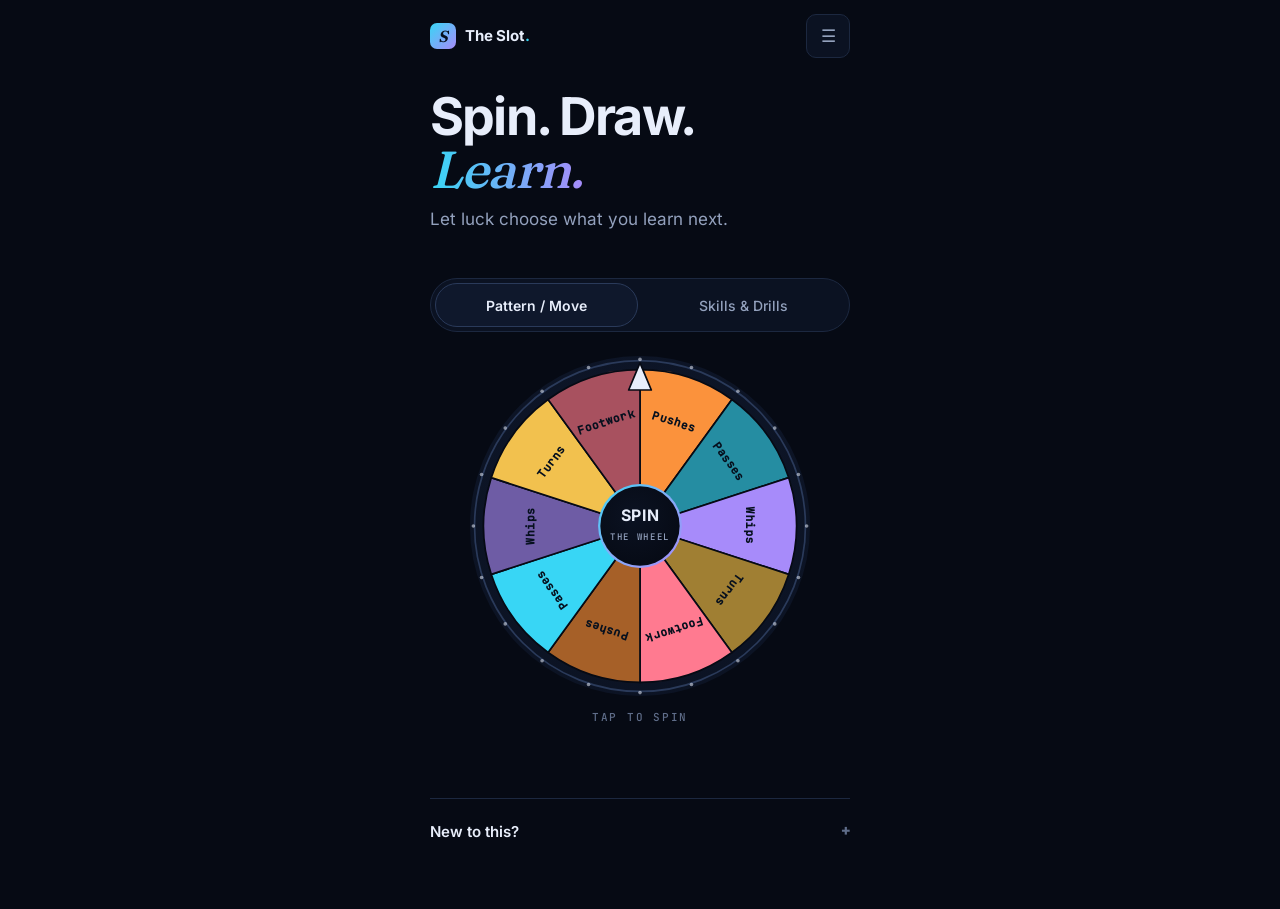
<file: game.html>
<!doctype html>
<html lang="en">
<head>
<meta charset="utf-8">
<meta name="viewport" content="width=device-width, initial-scale=1">
<title>The Slot — Game Edition</title>
<meta name="description" content="Spin. Draw. Learn. Let luck choose your next West Coast Swing move or drill — the game edition of The Slot's beginner map.">
<link rel="icon" href="favicon.svg" type="image/svg+xml">
<link rel="stylesheet" href="theslot.css">
<script src="theslot.js" onerror="window.__slotLoadErr=1"></script>
<script>
/* Blank-page net — fully inline, depends on neither theslot.js nor theslot.css (the
   files that may have failed). If the shared script didn't run, retry it once, then
   show a visible, recoverable message instead of a blank page. */
(function(){
  var retried=false, started=false;
  window.slotFail=function(){
    if(started) return;
    document.body.innerHTML='<div role="alert" style="position:fixed;inset:0;display:flex;'
      +'align-items:center;justify-content:center;padding:24px;background:#060a14;color:#e8eefb;'
      +'font-family:system-ui,-apple-system,Segoe UI,Roboto,sans-serif">'
      +'<div style="max-width:420px;text-align:center">'
      +'<h1 style="font-size:22px;font-weight:600;margin:0 0 12px">Something didn’t load</h1>'
      +'<p style="font-size:16px;line-height:1.5;color:#93a1bd;margin:0 0 20px">The site couldn’t '
      +'fetch part of itself. This is usually temporary.</p>'
      +'<button onclick="location.reload()" style="font:600 16px system-ui;min-height:44px;padding:12px 24px;'
      +'border-radius:12px;border:0;background:linear-gradient(90deg,#38d6f5,#a78bfa);color:#06101e;cursor:pointer">Try again</button>'
      +'<p style="font-size:13px;line-height:1.5;color:#5f6d89;margin:20px 0 0">If it keeps happening, an ad '
      +'blocker or privacy extension may be blocking a file.</p>'
      +'</div></div>';
  };
  window.slotBoot=function(startFn){
    function go(){ started=true; try{ startFn(); }catch(e){ started=false; console.warn("[theslot] startup failed",e); slotFail(); } }
    if(typeof MOVES!=="undefined"){ go(); return; }   // shared script ran — start now
    if(retried){ slotFail(); return; }
    retried=true;
    setTimeout(function(){                             // retry once with a cache-buster
      var s=document.createElement("script");
      s.src="theslot.js?retry=1";
      s.onload=function(){ (typeof MOVES!=="undefined")?go():slotFail(); };
      s.onerror=function(){ slotFail(); };
      document.head.appendChild(s);
    },2000);
  };
})();
</script>
<style>
  /* Tokens, fonts, base and the shared .kicker/.brand/.cbtn live in theslot.css. */
  body{min-height:100vh}
  .g-wrap{max-width:460px;margin:0 auto;padding:0 20px 60px;position:relative}

  /* top bar */
  .g-top{display:flex;align-items:center;justify-content:space-between;padding:14px 0 10px}
  .g-ham{background:var(--panel);border:1px solid var(--line);border-radius:10px;color:var(--tx-dim);
    width:44px;height:44px;font-size:17px;cursor:pointer;display:flex;align-items:center;justify-content:center}
  .g-ham:hover{color:var(--tx);border-color:var(--line2)}

  /* menu sheet */
  .g-menu{display:none;border:1px solid var(--line2);background:var(--panel);border-radius:14px;
    padding:8px;margin:6px 0 4px;box-shadow:0 18px 50px rgba(0,0,0,.55)}
  .g-menu.on{display:block}
  .g-menu a,.g-menu button{display:flex;width:100%;align-items:center;justify-content:space-between;
    background:transparent;border:0;border-radius:10px;color:var(--tx);font:inherit;font-size:15px;
    padding:12px 12px;min-height:44px;cursor:pointer;text-decoration:none;text-align:left}
  .g-menu a:hover,.g-menu button:hover{background:var(--panel2)}
  .g-menu .sw{font-family:var(--mono);font-size:12px;color:var(--cyan)}

  /* title */
  .g-title{font-weight:700;font-size:clamp(38px,11vw,52px);line-height:1.02;margin:22px 0 10px;letter-spacing:-.035em}
  .g-title em{font-family:var(--serif);font-weight:500;font-style:italic;letter-spacing:-.02em;padding-right:.06em;
    background:var(--grad);-webkit-background-clip:text;background-clip:text;color:transparent}
  .g-tag{color:var(--tx-dim);font-size:17px;margin:0 0 16px}

  /* activity line */
  .g-activity{font-family:var(--mono);font-size:12px;color:var(--dim);margin:0 0 14px;min-height:16px}

  /* category toggle */
  .g-toggle{display:flex;gap:4px;background:var(--panel);border:1px solid var(--line);
    border-radius:999px;padding:4px;margin:0 0 24px}
  .g-toggle button{flex:1;border:1px solid transparent;background:transparent;color:var(--tx-dim);
    font:500 14px var(--sans);padding:0 8px;min-height:44px;border-radius:999px;cursor:pointer;
    transition:background .15s,color .15s,border-color .15s}
  .g-toggle button[aria-selected="true"]{background:var(--panel2);border-color:var(--line2);color:var(--tx);font-weight:600}

  /* wheel */
  .g-wheelwrap{transition:max-height .35s ease, opacity .3s ease;overflow:hidden;max-height:420px;opacity:1}
  .g-wheelwrap.collapsed{max-height:0;opacity:0;margin:0}
  .wheel-btn{display:block;width:100%;max-width:340px;margin:0 auto 4px;background:transparent;
    border:0;padding:0;cursor:pointer;position:relative;border-radius:50%}
  .wheel-btn:disabled{cursor:default}
  .wheel-btn:focus-visible{outline:2px solid var(--cyan);outline-offset:4px;border-radius:50%}
  .wheel svg{display:block;width:100%;height:auto}
  /* fill-box + a pixel origin measures from the group's own bbox top-left (12,12),
     landing at (162,162) and making the disc orbit off-centre during a spin. 50% 50%
     resolves to the bbox centre, which is exactly the SVG centre (150,150). */
  #wheel-rot{transform-box:fill-box;transform-origin:50% 50%;
    transition:transform 4.2s cubic-bezier(.17,.67,.2,1.01)}
  .wheel-hint{font-family:var(--mono);font-size:11px;letter-spacing:.16em;text-transform:uppercase;
    color:var(--dim);text-align:center;margin:10px 0 0}

  /* result strip */
  .g-result{min-height:30px;text-align:center;margin:14px 0 8px;font-size:17px;color:var(--tx);
    opacity:0;transition:opacity .3s ease}
  .g-result.show{opacity:1}
  .g-result b{font-weight:700}

  /* draw row */
  .g-draw{margin:6px 0 8px}
  .g-drawbtn{width:100%;max-width:340px;margin:0 auto;display:block;font-family:var(--sans);
    font-size:16px;font-weight:600;border-radius:12px;padding:13px 18px;min-height:48px;cursor:pointer;
    border:0;background:var(--grad);color:var(--on-accent)}
  .g-drawbtn[hidden]{display:none}

  /* new to this */
  details.g-new{margin:28px 0 0;border-top:1px solid var(--line);padding-top:14px}
  details.g-new summary{font-size:15px;font-weight:600;color:var(--tx);cursor:pointer;list-style:none;
    min-height:36px;display:flex;align-items:center;justify-content:space-between}
  details.g-new summary::-webkit-details-marker{display:none}
  details.g-new summary::after{content:"+";font-family:var(--mono);color:var(--dim)}
  details.g-new[open] summary::after{content:"–"}
  details.g-new p{color:var(--tx-dim);font-size:14.5px;line-height:1.55;margin:10px 0 0;max-width:60ch}
  details.g-new p b{color:var(--tx);font-weight:600}

  /* draw: dealt cards */
  .g-slots{display:grid;grid-template-columns:repeat(3,1fr);gap:10px}
  .gcard{position:relative;min-height:150px;border-radius:16px;border:1px solid var(--line2);
    padding:12px 8px;font:inherit;color:var(--tx);cursor:pointer;
    display:flex;flex-direction:column;align-items:center;justify-content:center;text-align:center;
    background:var(--panel2);
    transition:transform .45s ease, opacity .35s ease, border-color .15s;transform-origin:center}
  .gcard:hover{border-color:var(--dim)}
  .gcard .fil{position:absolute;inset:6px;border:1px dashed var(--line2);border-radius:11px;pointer-events:none}
  .gcard .mono{font-family:var(--serif);font-style:italic;font-size:38px;line-height:1;
    background:linear-gradient(135deg,var(--cyan),var(--violet));-webkit-background-clip:text;background-clip:text;color:transparent}
  .gcard .mono small{display:block;font-family:var(--mono);font-style:normal;font-size:9px;letter-spacing:.2em;
    color:var(--dim);-webkit-text-fill-color:var(--dim);margin-top:10px}
  .gcard:focus-visible{outline:2px solid var(--cyan);outline-offset:2px}
  .gcard.dealin{animation:dealin .4s ease both}
  @keyframes dealin{from{opacity:0;transform:translateY(12px) rotateY(-22deg)}to{opacity:1;transform:none}}
  .gcard.flip{transform:rotateY(90deg);opacity:0}
  .gcard.away{opacity:0;transform:scale(.92)}
  /* locked card: face-up, dimmed, doesn't flip */
  .gcard.locked{cursor:default;background:transparent;border-style:dashed;border-color:var(--line2)}
  .gcard.locked:hover{border-color:var(--line2)}
  .gcard.locked .fil{display:none}
  .gcard.locked .lk{color:var(--dim);line-height:0}
  .gcard.locked .nm{font-size:14px;font-weight:600;color:var(--tx-dim);margin:9px 0 5px;line-height:1.2}
  .gcard.locked .un{font-family:var(--mono);font-size:10px;color:var(--dim);line-height:1.4}

  /* revealed / accepted / done panel */
  .g-panel{background:var(--panel);color:var(--tx);border:1px solid var(--line2);border-radius:16px;padding:20px}
  .g-panel .kind{font-family:var(--mono);font-size:11px;letter-spacing:.14em;text-transform:uppercase;color:var(--cyan);
    margin-bottom:8px;display:flex;gap:8px;align-items:center;flex-wrap:wrap}
  .g-panel .b2x{font-family:var(--mono);background:color-mix(in srgb,var(--teal) 14%,transparent);color:var(--teal);
    border:1px solid color-mix(in srgb,var(--teal) 45%,transparent);border-radius:6px;padding:2px 7px;font-size:11px;letter-spacing:.03em;cursor:pointer}
  .g-panel h2{font-size:24px;letter-spacing:-.02em;line-height:1.15;margin:0 0 6px;font-weight:700;color:var(--tx)}
  .g-panel .sub{font-family:var(--mono);font-size:12px;color:var(--dim);margin:0 0 12px}
  .g-panel .why{font-size:15px;color:var(--tx-dim);line-height:1.55;margin:0 0 16px;max-width:60ch}
  .g-panel .why.dbl{color:var(--teal);font-weight:600}
  .g-panel .act{display:flex;flex-wrap:wrap;gap:10px}
  .g-panel .cbtn.got{background:var(--teal);color:#04201c}

  @media (prefers-reduced-motion: reduce){
    #wheel-rot{transition:none}
  }
</style>
</head>
<body>
<div class="g-wrap">

  <div class="g-top">
    <a class="brand" href="index.html" aria-label="The Slot — back to the map"><span class="mark" aria-hidden="true">S</span><span class="word">The Slot<span class="dot">.</span></span></a>
    <button class="g-ham" id="ham" aria-label="Menu" aria-expanded="false">☰</button>
  </div>
  <div class="g-menu" id="menu" role="menu">
    <a href="index.html" role="menuitem">← Back to the map</a>
    <button id="soundtoggle" role="menuitemcheckbox" aria-checked="false">Sound <span class="sw" id="soundsw">off</span></button>
  </div>

  <h1 class="g-title">Spin. Draw. <em>Learn.</em></h1>
  <p class="g-tag">Let luck choose what you learn next.</p>
  <div class="g-activity" id="activity" aria-live="polite"></div>

  <div class="g-toggle" role="tablist" aria-label="What to draw">
    <button id="tab-move" role="tab" aria-selected="true">Pattern / Move</button>
    <button id="tab-drill" role="tab" aria-selected="false">Skills &amp; Drills</button>
  </div>

  <div class="g-wheelwrap" id="wheelwrap">
    <button class="wheel-btn" id="wheel" aria-label="Spin the wheel to draw a move"></button>
    <p class="wheel-hint" id="wheelhint">Tap to spin</p>
  </div>

  <div class="g-result" id="result" aria-live="polite"></div>

  <div class="g-draw" id="draw"></div>

  <details class="g-new">
    <summary>New to this?</summary>
    <p><b>The wheel</b> picks a family — a push, a pass, a whip, a turn, or footwork — then deals you up to three things from it. Spin, flip a card, and you've got something to go work on.</p>
    <p><b>Some cards are locked</b> face-up and dimmed. That's a move you can't draw yet because you haven't learned what it's built on. Learn the thing it names and it unlocks.</p>
    <p><b>Footwork counts twice.</b> A footwork drill trains the footwork <em>and</em> the anchor underneath it — so on this side of the site, it scores double. That's not a trick; it's just true.</p>
  </details>

</div>

<script>
// ---- game edition: shell, category toggle, and the wheel ----
// NOTE: everything that touches theslot.js (logVia, load, loadGame, the wheel, the
// draw) runs inside startApp() below, called by slotBoot only once the shared script
// is confirmed loaded. Nothing here may call into theslot.js at top level.

const WHEEL_FAMS = [
  {fam:"push",     label:"Pushes",   c:"#fb923c"},
  {fam:"pass",     label:"Passes",   c:"#38d6f5"},
  {fam:"whip",     label:"Whips",    c:"#a78bfa"},
  {fam:"turn",     label:"Turns",    c:"#f2c14e"},
  {fam:"footwork", label:"Footwork", c:"#ff7a90"}
];
const reduceMotion = matchMedia("(prefers-reduced-motion: reduce)").matches;

let mode = "move";               // "move" | "drill"
let spinning = false;
let wheelRotation = 0;           // accumulated degrees, always spins forward
let wheelFams = [];              // families currently on the wheel (from eligibleFamilies)

function darken(hex,f){
  const n=parseInt(hex.slice(1),16), r=(n>>16)&255, g=(n>>8)&255, b=n&255, d=x=>Math.round(x*f);
  return `rgb(${d(r)},${d(g)},${d(b)})`;
}
function pt(r,deg){ const a=deg*Math.PI/180; return [150+r*Math.sin(a), 150-r*Math.cos(a)]; }

// The SVG shell — rim, bulbs, hub, pointer, and an empty <g id="wheel-rot"> that
// persists across spins so its transform keeps an established baseline (rebuilding
// the rotating element every spin kills the CSS transition and transitionend never
// fires). Built once.
function buildShell(){
  let bulbs="";
  for(let i=0;i<20;i++){ const [bx,by]=pt(147, i*18); bulbs += `<circle cx="${bx.toFixed(1)}" cy="${by.toFixed(1)}" r="1.6" fill="url(#bulb)" opacity=".55"/>`; }
  document.getElementById("wheel").innerHTML = `
  <svg viewBox="0 0 300 300" role="img" aria-label="Prize wheel of move families">
    <defs>
      <radialGradient id="ground" cx="50%" cy="42%" r="70%">
        <stop offset="0%" stop-color="#0f182c"/><stop offset="100%" stop-color="#0b1222"/>
      </radialGradient>
      <linearGradient id="brass" x1="0" y1="0" x2="1" y2="1">
        <stop offset="0%" stop-color="#38d6f5"/><stop offset="45%" stop-color="#7fb0f8"/>
        <stop offset="100%" stop-color="#a78bfa"/>
      </linearGradient>
      <radialGradient id="bulb" cx="40%" cy="35%" r="70%">
        <stop offset="0%" stop-color="#e8eefb"/><stop offset="100%" stop-color="#e8eefb"/>
      </radialGradient>
      <radialGradient id="hub" cx="42%" cy="38%" r="70%">
        <stop offset="0%" stop-color="#0b1222"/><stop offset="100%" stop-color="#060a14"/>
      </radialGradient>
    </defs>
    <circle cx="150" cy="150" r="150" fill="url(#ground)"/>
    <circle cx="150" cy="150" r="146" fill="none" stroke="#2a3a5a" stroke-width="1.5"/>
    ${bulbs}
    <g id="wheel-rot" style="transform:rotate(0deg)"></g>
    <circle cx="150" cy="150" r="37" fill="url(#brass)"/>
    <circle cx="150" cy="150" r="35" fill="url(#hub)"/>
    <text x="150" y="146" text-anchor="middle" font-family="var(--sans)" font-size="14" font-weight="700" letter-spacing=".04em" fill="#e8eefb">SPIN</text>
    <text x="150" y="162" text-anchor="middle" font-family="var(--mono)" font-size="8" letter-spacing=".18em" fill="#93a1bd">THE WHEEL</text>
    <path d="M150 6 L140 30 L160 30 Z" fill="#e8eefb" stroke="#060a14" stroke-width="1.5" stroke-linejoin="round"/>
  </svg>`;
}

// Paint the wedges into the persistent #wheel-rot from whatever families are drawable
// now: ten wedges when all five are live (two opposing wedges each), fewer as families
// exhaust. Returns the signature of the family set so spin() only repaints on change.
function paintWedges(){
  const live = eligibleFamilies();
  wheelFams = WHEEL_FAMS.filter(w=>live.includes(w.fam));
  if(!wheelFams.length) wheelFams = WHEEL_FAMS.slice();     // never an empty wheel
  const order = wheelFams.concat(wheelFams);                // each family twice, opposite
  const N = order.length, step = 360/N;
  let wedges="", labels="";
  order.forEach((w,i)=>{
    const a=i*step, b=(i+1)*step, mid=a+step/2;
    const [x1,y1]=pt(138,a), [x2,y2]=pt(138,b);
    const fill = (i%2===0) ? w.c : darken(w.c,0.66);
    wedges += `<path d="M150 150 L${x1.toFixed(2)} ${y1.toFixed(2)} A138 138 0 0 1 ${x2.toFixed(2)} ${y2.toFixed(2)} Z" fill="${fill}" stroke="#060a14" stroke-width="1.5"/>`;
    const [lx,ly]=pt(96,mid);
    labels += `<text x="${lx.toFixed(1)}" y="${ly.toFixed(1)}" transform="rotate(${mid.toFixed(1)} ${lx.toFixed(1)} ${ly.toFixed(1)})" text-anchor="middle" dominant-baseline="middle" font-family="var(--mono)" font-size="10" font-weight="700" fill="#06101e" letter-spacing=".04em">${w.label}</text>`;
  });
  document.getElementById("wheel-rot").innerHTML = wedges+labels;
  return wheelFams.map(w=>w.fam).join(",");
}
let wheelSig = "";
function buildWheel(){ buildShell(); wheelSig = paintWedges(); }

function landOnFamily(fam){
  const order = wheelFams.concat(wheelFams);
  const N = order.length, step = 360/N;
  const idxs = order.map((w,i)=>w.fam===fam?i:-1).filter(i=>i>=0);
  const idx = idxs[Math.floor(Math.random()*idxs.length)];
  const centre = idx*step + step/2;                 // wedge centre, clockwise from top
  const need = ((-centre - wheelRotation)%360 + 360)%360;
  wheelRotation += 5*360 + need;                    // 5 full turns then settle onto it
  const rot = document.getElementById("wheel-rot");
  if(reduceMotion){ rot.style.transition="none"; }
  rot.style.transform = `rotate(${wheelRotation}deg)`;
}

function afterLand(fam){
  if(!spinning) return;                 // idempotent: transitionend and the timeout can't double-fire
  chime();
  const meta = WHEEL_FAMS.find(w=>w.fam===fam);
  const res = document.getElementById("result");
  res.innerHTML = `The wheel says <b>${meta?meta.label:fam}</b>. <span style="color:var(--tx-dim)">Dealing…</span>`;
  res.classList.add("show");
  spinning = false;
  document.getElementById("wheel").disabled = false;
  document.getElementById("wheelhint").textContent = "Spin again";
  if(typeof dealMoves === "function") dealMoves(fam);   // commit 4 fills this in
}

function spin(){
  if(spinning || mode!=="move") return;
  // Repaint wedges only if the eligible family set changed — keeps #wheel-rot (and its
  // transform baseline) alive so the CSS transition actually runs.
  const sig = WHEEL_FAMS.filter(w=>eligibleFamilies().includes(w.fam)).map(w=>w.fam).join(",");
  if(sig && sig!==wheelSig) wheelSig = paintWedges();
  const fams = eligibleFamilies();
  const fam = fams.length ? fams[Math.floor(Math.random()*fams.length)] : wheelFams[0].fam;
  spinning = true;
  document.getElementById("wheel").disabled = true;
  document.getElementById("result").classList.remove("show");
  document.getElementById("wheelhint").textContent = "Spinning…";
  if(reduceMotion){ landOnFamily(fam); afterLand(fam); return; }
  landOnFamily(fam);
  spinTicks();
  const rot = document.getElementById("wheel-rot");
  const done = e=>{ if(e.propertyName!=="transform") return; rot.removeEventListener("transitionend",done); afterLand(fam); };
  rot.addEventListener("transitionend",done);
  // Safety net: if transitionend is missed for any reason, land anyway.
  setTimeout(()=>{ if(spinning) afterLand(fam); }, 5200);
}

// ---- category toggle ----
function setMode(m){
  mode = m;
  const isMove = m==="move";
  document.getElementById("tab-move").setAttribute("aria-selected", isMove);
  document.getElementById("tab-drill").setAttribute("aria-selected", !isMove);
  document.getElementById("wheelwrap").classList.toggle("collapsed", !isMove);
  document.getElementById("result").classList.remove("show");
  document.getElementById("draw").innerHTML = "";
  if(!isMove && typeof dealDrills === "function") dealDrills();   // commit 4
}

// ---- activity line (shared count, not a streak) ----
function fmtMins(m){ if(m<60) return m+"m"; const h=Math.floor(m/60), r=m%60; return r?`${h}h ${r}m`:`${h}h`; }
function daysThisWeek(){
  const d=new Date(), p=n=>String(n).padStart(2,"0"), cut=new Date(d.getFullYear(),d.getMonth(),d.getDate()-6);
  const key=x=>`${x.getFullYear()}-${p(x.getMonth()+1)}-${p(x.getDate())}`, c=key(cut);
  return gameState.dates.filter(s=>s>=c).length;
}
function renderActivity(){
  const t=gameState.totals, el=document.getElementById("activity");
  if(!(t.drills||t.moves||gameState.dates.length)){ el.textContent=""; return; }
  const days=daysThisWeek();
  const parts=[`${days} ${days===1?"day":"days"} this week`, `${t.drills} ${t.drills===1?"drill":"drills"}`];
  if(t.minutes) parts.push(fmtMins(t.minutes));
  el.textContent = parts.join(" · ");
}

// ---- synthesized sound (WebAudio, no files) ----
// Default off. The AudioContext is created only inside a user gesture, and only when
// sound is on — never on load. Every cue no-ops unless settings.sound is true.
let audioCtx=null;
function ac(){
  if(!gameState.settings || !gameState.settings.sound) return null;
  if(!audioCtx){ try{ audioCtx=new (window.AudioContext||window.webkitAudioContext)(); }catch(e){ return null; } }
  if(audioCtx.state==="suspended") audioCtx.resume();
  return audioCtx;
}
// wheel tick: short square blip, caller raises the pitch as the wheel slows
function tick(freq){
  const ctx=ac(); if(!ctx) return;
  const o=ctx.createOscillator(), g=ctx.createGain(), t=ctx.currentTime;
  o.type="square"; o.frequency.value=freq;
  g.gain.setValueAtTime(0.0001,t); g.gain.exponentialRampToValueAtTime(0.07,t+0.004);
  g.gain.exponentialRampToValueAtTime(0.0001,t+0.045);
  o.connect(g).connect(ctx.destination); o.start(t); o.stop(t+0.06);
}
// card flip: brief band-passed noise burst
function flipSound(){
  const ctx=ac(); if(!ctx) return;
  const dur=0.13, buf=ctx.createBuffer(1,Math.floor(ctx.sampleRate*dur),ctx.sampleRate), d=buf.getChannelData(0);
  for(let i=0;i<d.length;i++) d[i]=(Math.random()*2-1)*Math.pow(1-i/d.length,2);
  const src=ctx.createBufferSource(); src.buffer=buf;
  const bp=ctx.createBiquadFilter(); bp.type="bandpass"; bp.frequency.value=1500; bp.Q.value=0.7;
  const g=ctx.createGain(); g.gain.value=0.14;
  src.connect(bp).connect(g).connect(ctx.destination); src.start();
}
// landing: two-note brass chime
function chime(){
  const ctx=ac(); if(!ctx) return;
  [[0,523.25],[0.13,659.25]].forEach(([dt,f])=>{
    const o=ctx.createOscillator(), g=ctx.createGain(), st=ctx.currentTime+dt;
    o.type="triangle"; o.frequency.value=f;
    g.gain.setValueAtTime(0.0001,st); g.gain.exponentialRampToValueAtTime(0.13,st+0.02);
    g.gain.exponentialRampToValueAtTime(0.0001,st+0.5);
    o.connect(g).connect(ctx.destination); o.start(st); o.stop(st+0.55);
  });
}
// Watch the live wheel angle and tick as it crosses each wedge boundary; ticks thin out
// and rise in pitch as it slows. rAF, so it follows whatever easing the transition uses.
function spinTicks(){
  if(!gameState.settings.sound) return;
  const rot=document.getElementById("wheel-rot"), N=wheelFams.length*2, step=360/N;
  const start=performance.now(), dur=4300; let last=null;
  function angle(){
    const tr=getComputedStyle(rot).transform; if(tr==="none") return 0;
    const m=tr.match(/matrix\(([^)]+)\)/); if(!m) return 0;
    const v=m[1].split(",").map(Number); return Math.atan2(v[1],v[0])*180/Math.PI;
  }
  function frame(now){
    const a=((angle()%360)+360)%360, b=Math.floor(a/step);
    if(last!==null && b!==last){ const p=Math.min(1,(now-start)/dur); tick(500+p*430); }
    last=b;
    if(now-start<dur+150) requestAnimationFrame(frame);
  }
  requestAnimationFrame(frame);
}

// ---- menu / sound ----
function refreshSound(){
  const on=!!(gameState.settings&&gameState.settings.sound);
  document.getElementById("soundsw").textContent = on?"on":"off";
  document.getElementById("soundtoggle").setAttribute("aria-checked", on);
}

document.getElementById("wheel").addEventListener("click", spin);
document.getElementById("tab-move").addEventListener("click", ()=>setMode("move"));
document.getElementById("tab-drill").addEventListener("click", ()=>setMode("drill"));
document.getElementById("ham").addEventListener("click", function(){
  const m=document.getElementById("menu"), open=m.classList.toggle("on");
  this.setAttribute("aria-expanded", open);
});
document.getElementById("soundtoggle").addEventListener("click", function(){
  gameState.settings.sound = !gameState.settings.sound;
  saveGame(); refreshSound();
  if(gameState.settings.sound){ ac(); tick(660); }   // prime the context on this gesture + confirm
});

// ---- the draw and the challenge ----
let deal=null;        // [{type:"move"|"drill", item, locked}] up to three
let dealFam=null;     // family the current move-deal came from (for Pass -> redraw)
let revealed=null;    // {type, item} the tapped card
let drawDone=null;    // {html, ownId?} confirmation
function shuffle(a){ a=a.slice(); for(let i=a.length-1;i>0;i--){const j=Math.floor(Math.random()*(i+1));[a[i],a[j]]=[a[j],a[i]];} return a; }
function parentOf(m){ return m.builds ? MOVES.find(x=>x.name===m.builds) : null; }
function famName(fid){ const f=MOVES.find(m=>m.id===fid); return f?f.name:fid; }

function honestMove(m){
  const p=parentOf(m);
  if(!p) return "A place to start — this one stands on nothing.";
  return (state[p.id]||"none")==="got"
    ? `Dealt to you because you've got the ${esc(m.builds)}.`
    : `Dealt to you because you've started the ${esc(m.builds)}.`;
}
function isDbl(d){ return d.move && !gameState.credited.includes(d.move); }
function honestDrill(d){
  if(isDbl(d)) return "Footwork you haven't drilled yet — this one counts twice.";
  if(d.move)  return "More footwork — still anchor practice underneath.";
  return `Trains your ${esc(famName(d.fnd))} — ${esc(d.develops)}.`;
}

function dealMoves(fam){
  dealFam=fam;
  const cand=MOVES.filter(m=>m.fam===fam && (state[m.id]||"none")!=="got");
  const drawable=cand.filter(m=>{ const p=parentOf(m); return !m.builds || (p && reached(p.id)); });
  const locked=cand.filter(m=>{ const p=parentOf(m); return m.builds && !(p && reached(p.id)); });
  let slots=shuffle(drawable).slice(0,3).map(m=>({type:"move",item:m,locked:false}));
  if(slots.length<3) slots=slots.concat(shuffle(locked).slice(0,3-slots.length).map(m=>({type:"move",item:m,locked:true})));
  deal=slots; revealed=null; drawDone=null; renderDraw();
}
function dealDrills(){
  const credited=new Set(gameState.credited);
  const hasUnreached=fid=>(LADDERS[fid]||[]).some(r=>!isRungReached(fid,r.lvl));
  const t1=DRILLS.filter(d=>d.move && !credited.has(d.move)), t2=DRILLS.filter(d=>hasUnreached(d.fnd));
  const seen=new Set(), pool=[];
  [t1,t2,DRILLS].forEach(t=>shuffle(t).forEach(d=>{ if(!seen.has(d.id)){seen.add(d.id);pool.push(d);} }));
  deal=pool.slice(0,3).map(d=>({type:"drill",item:d,locked:false})); dealFam=null; revealed=null; drawDone=null; renderDraw();
}

function dealtPanel(){
  return `<div class="g-slots">`+deal.map((c,i)=>{
    if(c.locked){
      const p=parentOf(c.item);
      return `<div class="gcard locked dealin" style="animation-delay:${i*90}ms">
        <div class="lk" aria-hidden="true"><svg width="18" height="18" viewBox="0 0 24 24" fill="none" stroke="currentColor" stroke-width="2" stroke-linecap="round" stroke-linejoin="round"><rect x="4" y="11" width="16" height="10" rx="2.5"/><path d="M8 11V7.5a4 4 0 0 1 8 0V11"/></svg></div>
        <div class="nm">${esc(c.item.name)}</div>
        <div class="un">unlock by learning<br>the ${esc(p?p.name:c.item.builds)}</div></div>`;
    }
    return `<button class="gcard dealin" style="animation-delay:${i*90}ms" data-c="reveal" data-i="${i}"
       aria-label="Face-down card ${i+1} of ${deal.length} — tap to reveal">
      <div class="fil"></div><div class="mono">S<small>THE SLOT</small></div></button>`;
  }).join("")+`</div>`;
}
function itemPanel(type,item,extraKind,whyClass,why,actions){
  const sub = type==="move"
    ? `${esc((FAMS.find(f=>f.id===item.fam)||{}).name||item.fam)}${item.builds?` &middot; builds on ${esc(item.builds)}`:""}`
    : `${item.mins} min &middot; develops ${esc(item.develops)}`;
  return `<div class="g-panel">
    <div class="kind">${type==="move"?"Your move":"Your drill"}${extraKind||""}</div>
    <h2>${esc(item.name)}</h2>
    <p class="sub">${sub}</p>
    <p class="why ${whyClass||""}">${why}</p>
    <div class="act">${actions}</div></div>`;
}
function revealedPanel(){
  const {type,item}=revealed;
  const why = type==="move"?honestMove(item):honestDrill(item);
  const badge = (type==="drill" && isDbl(item)) ? `<button class="b2x" data-c="why2x" title="Why twice?">2×</button>` : "";
  const actions=`<button class="cbtn" data-c="take">Take it</button>
    <button class="cbtn ghost" data-c="pass">Pass</button>
    <button class="cbtn ghost" data-c="notnow">Not now</button>`;
  return itemPanel(type,item,badge,type==="drill"&&isDbl(item)?"dbl":"",why,actions);
}
function acceptedPanel(o){
  const item = o.type==="move"?MOVES.find(m=>m.id===o.id):DRILLS.find(d=>d.id===o.id);
  const why = o.type==="move"?"You took this one on. Go work it, then mark it done.":"You took this one on — bank it when it's done.";
  const badge = (o.type==="drill" && item && isDbl(item)) ? `<span class="b2x" aria-label="counts twice">2×</span>` : "";
  const actions=`<button class="cbtn" data-c="done">Mark it done</button>
    <button class="cbtn ghost" data-c="notnow">Not now</button>`;
  return itemPanel(o.type,item||{name:o.id},badge,"",why,actions);
}
function donePanel(){
  const own = drawDone.ownId
    ? `<p class="sub">Own it yet?</p><div class="act"><button class="cbtn got" data-c="gotit">Yes, got it</button><button class="cbtn ghost" data-c="notyet">Not yet</button></div>`
    : `<div class="act"><button class="cbtn" data-c="again">Draw again</button></div>`;
  return `<div class="g-panel"><div class="kind">Nice</div>${drawDone.html}${own}</div>`;
}
function renderDraw(){
  const el=document.getElementById("draw");
  let html="";
  if(drawDone) html=donePanel();
  else if(gameState.open.game) html=acceptedPanel(gameState.open.game);
  else if(revealed) html=revealedPanel();
  else if(deal) html=dealtPanel();
  el.innerHTML=html;
  el.querySelectorAll("[data-c]").forEach(b=>b.addEventListener("click",()=>drawAction(b.dataset.c,b.dataset.i)));
}

function completeGame(o){
  const now=Date.now(); markToday();
  if(o.type==="move"){
    const m=MOVES.find(x=>x.id===o.id);
    markStatus(o.id,"learning");   // pure set — never toggles a learning move off (D-028)
    gameState.totals.moves=(gameState.totals.moves||0)+1;
    logEvent({ts:now,type:"move",id:o.id,action:"completed",source:"challenge"});
    drawDone={ html:`<p class="why">Marked <b>${esc(m?m.name:o.id)}</b> as learning. A spin and a watch isn't ownership — but once it's really yours, say so.</p>`, ownId:o.id };
  }else{
    const d=DRILLS.find(x=>x.id===o.id);
    gameState.totals.drills=(gameState.totals.drills||0)+1;
    gameState.totals.minutes=(gameState.totals.minutes||0)+(d?d.mins:0);
    logEvent({ts:now,type:"drill",id:o.id,action:"completed"});
    let html=`<p class="why">Logged <b>${esc(d?d.name:o.id)}</b>${d?` — ${d.mins} minutes banked`:""}.</p>`;
    if(d && d.move && !gameState.credited.includes(d.move)){
      gameState.credited.push(d.move);
      html+=`<p class="why dbl">2× — footwork that keeps the stretch is anchor practice, so the Anchor foundation moved too.</p>`;
    }
    drawDone={ html };
  }
  gameState.open.game=null; saveGame(); renderActivity(); renderDraw();
}

function drawAction(cmd,i){
  const now=Date.now();
  if(cmd==="reveal"){
    const c=deal[+i]; if(!c || c.locked) return;
    logEvent({ts:now,type:c.type,id:c.item.id,action:"offered"}); saveGame();
    const cards=document.querySelectorAll(".g-slots .gcard");
    if(reduceMotion){ revealed={type:c.type,item:c.item}; renderDraw(); return; }
    flipSound();
    cards.forEach((card,idx)=>{ card.classList.add(idx==i?"flip":"away"); });
    setTimeout(()=>{ revealed={type:c.type,item:c.item}; renderDraw(); }, 430);
  }
  else if(cmd==="take"){
    if(!revealed) return;
    gameState.open.game={type:revealed.type,id:revealed.item.id,ts:now};
    logEvent({ts:now,type:revealed.type,id:revealed.item.id,action:"accepted"});
    revealed=null; saveGame(); renderDraw();
  }
  else if(cmd==="pass"){
    if(!revealed) return;
    logEvent({ts:now,type:revealed.type,id:revealed.item.id,action:"skipped"}); saveGame();
    const wasType=revealed.type; revealed=null;
    if(wasType==="move" && dealFam) dealMoves(dealFam); else dealDrills();
  }
  else if(cmd==="notnow"){
    const o=gameState.open.game;
    if(o) logEvent({ts:now,type:o.type,id:o.id,action:"abandoned"});
    gameState.open.game=null; revealed=null; deal=null; drawDone=null; saveGame(); renderDraw();
    if(mode==="move"){ document.getElementById("result").classList.remove("show"); }
  }
  else if(cmd==="done"){ if(gameState.open.game) completeGame(gameState.open.game); }
  else if(cmd==="gotit"){
    if(drawDone && drawDone.ownId){ markStatus(drawDone.ownId,"got"); logEvent({ts:now,type:"move",id:drawDone.ownId,action:"owned"}); }
    drawDone=null; saveGame(); renderActivity(); renderDraw();
  }
  else if(cmd==="notyet"){ drawDone=null; renderDraw(); }
  else if(cmd==="again"){ drawDone=null; deal=null; renderDraw(); if(mode==="drill") dealDrills(); }
  else if(cmd==="why2x"){ alert("Footwork that keeps the away-stretch is anchor practice — so a footwork drill trains two things. It counts once per footwork move."); }
}

// Dismissible bar, shown only if wcs-progress-v1 had to be recovered. Inline styles,
// literal colours — must render even if theslot.css never arrived.
function showProgressNotice(){
  var bar=document.createElement("div");
  bar.setAttribute("role","status");
  bar.style.cssText="position:sticky;top:0;z-index:100;background:#0f182c;color:#e8eefb;border-bottom:1px solid #2a3a5a;padding:10px 14px;font:14px/1.4 system-ui,-apple-system,Segoe UI,Roboto,sans-serif;display:flex;gap:12px;align-items:center;justify-content:center;text-align:center";
  bar.innerHTML='<span>We couldn’t read your saved progress. A backup is stored in case you need it.</span><button aria-label="Dismiss" style="background:transparent;border:1px solid #2a3a5a;color:#e8eefb;border-radius:6px;min-width:32px;min-height:32px;cursor:pointer;font-size:16px">×</button>';
  bar.querySelector("button").addEventListener("click",function(){ bar.remove(); });
  document.body.insertBefore(bar, document.body.firstChild);
}

// Runs only once theslot.js is confirmed loaded (via slotBoot). Everything touching
// shared data lives here, never at top level.
function startApp(){
  logVia = "game";                 // history events from this page are tagged "game"
  load();                          // moves state — MUST load before any markStatus/save, or
  loadGame();                      // completing a challenge would overwrite the user's marks
  buildWheel();
  renderActivity();
  refreshSound();
  renderDraw();   // resume an accepted challenge (open.game) across reloads
  if(mode==="drill") dealDrills();
  if(progressRecovered) showProgressNotice();
}
slotBoot(startApp);
</script>
</body>
</html>
</file>
<file: theslot.css>
/* theslot.css — shared fonts, design tokens and base styles for The Slot.
   Loaded first by both pages; page-specific layout CSS stays inline in each page.
   Fonts are self-hosted (Inter, JetBrains Mono, Fraunces — all SIL OFL), so the
   site still has no third-party requests. */
@font-face{font-family:"Inter";src:url(assets/fonts/inter-latin-wght-normal.woff2) format("woff2");font-weight:100 900;font-display:swap}
@font-face{font-family:"JetBrains Mono";src:url(assets/fonts/jetbrains-mono-latin-500-normal.woff2) format("woff2");font-weight:500;font-display:swap}
@font-face{font-family:"Fraunces";src:url(assets/fonts/fraunces-latin-wght-normal.woff2) format("woff2");font-weight:100 900;font-style:normal;font-display:swap}

:root{
  /* surfaces */
  --bg:#060a14; --panel:#0b1222; --panel2:#0f182c;
  --line:#1c2840; --line2:#2a3a5a;
  /* text */
  --tx:#e8eefb; --tx-dim:#93a1bd; --dim:#5f6d89;
  /* accents */
  --cyan:#38d6f5; --violet:#a78bfa; --teal:#2dd4bf; --amber:#fbbf24;
  --grad:linear-gradient(90deg,var(--cyan),var(--violet));
  --on-accent:#06101e;
  /* status */
  --got:#2dd4bf; --learning:#fbbf24;
  /* the five levers — one hue each, tuned for the dark ground */
  --lv-hand:#a78bfa; --lv-turn:#f2c14e; --lv-rev:#ff7a90;
  --lv-entry:#38d6f5; --lv-exit:#fb923c;
  /* type */
  --sans:"Inter",system-ui,-apple-system,"Segoe UI",Roboto,sans-serif;
  --mono:"JetBrains Mono",ui-monospace,SFMono-Regular,Menlo,monospace;
  --serif:"Fraunces",Georgia,serif;
  /* aliases the page scripts still reference */
  --display:var(--sans); --body:var(--sans);
}

*{box-sizing:border-box}
html{-webkit-text-size-adjust:100%}
body{margin:0;background:var(--bg);color:var(--tx);font-family:var(--sans);
  line-height:1.55;-webkit-font-smoothing:antialiased}
a{color:var(--cyan);text-underline-offset:3px}
:focus-visible{outline:2px solid var(--cyan);outline-offset:2px;border-radius:6px}
[hidden]{display:none !important}

/* shared pieces */
.kicker{font-family:var(--mono);font-size:12px;letter-spacing:.16em;text-transform:uppercase;color:var(--cyan)}
.brand{display:inline-flex;align-items:center;gap:9px;text-decoration:none;color:var(--tx);
  font-weight:700;letter-spacing:-.01em;font-size:15px;flex:0 0 auto}
.brand .mark{width:26px;height:26px;border-radius:7px;display:grid;place-items:center;
  font-family:var(--serif);font-style:italic;font-weight:600;font-size:16px;line-height:1;
  color:var(--on-accent);background:linear-gradient(135deg,var(--cyan),var(--violet))}
.brand .dot{color:var(--cyan)}
.cbtn{font-family:var(--sans);font-size:15px;font-weight:600;border-radius:12px;padding:11px 18px;
  min-height:44px;cursor:pointer;border:1px solid transparent;background:var(--grad);
  color:var(--on-accent);transition:filter .15s,border-color .15s,color .15s}
.cbtn:hover{filter:brightness(1.08)}
.cbtn.ghost{background:none;color:var(--tx);border-color:var(--line2)}
.cbtn.ghost:hover{filter:none;border-color:var(--dim)}

@media (prefers-reduced-motion:reduce){*{animation:none !important;transition:none !important}}
</file>
